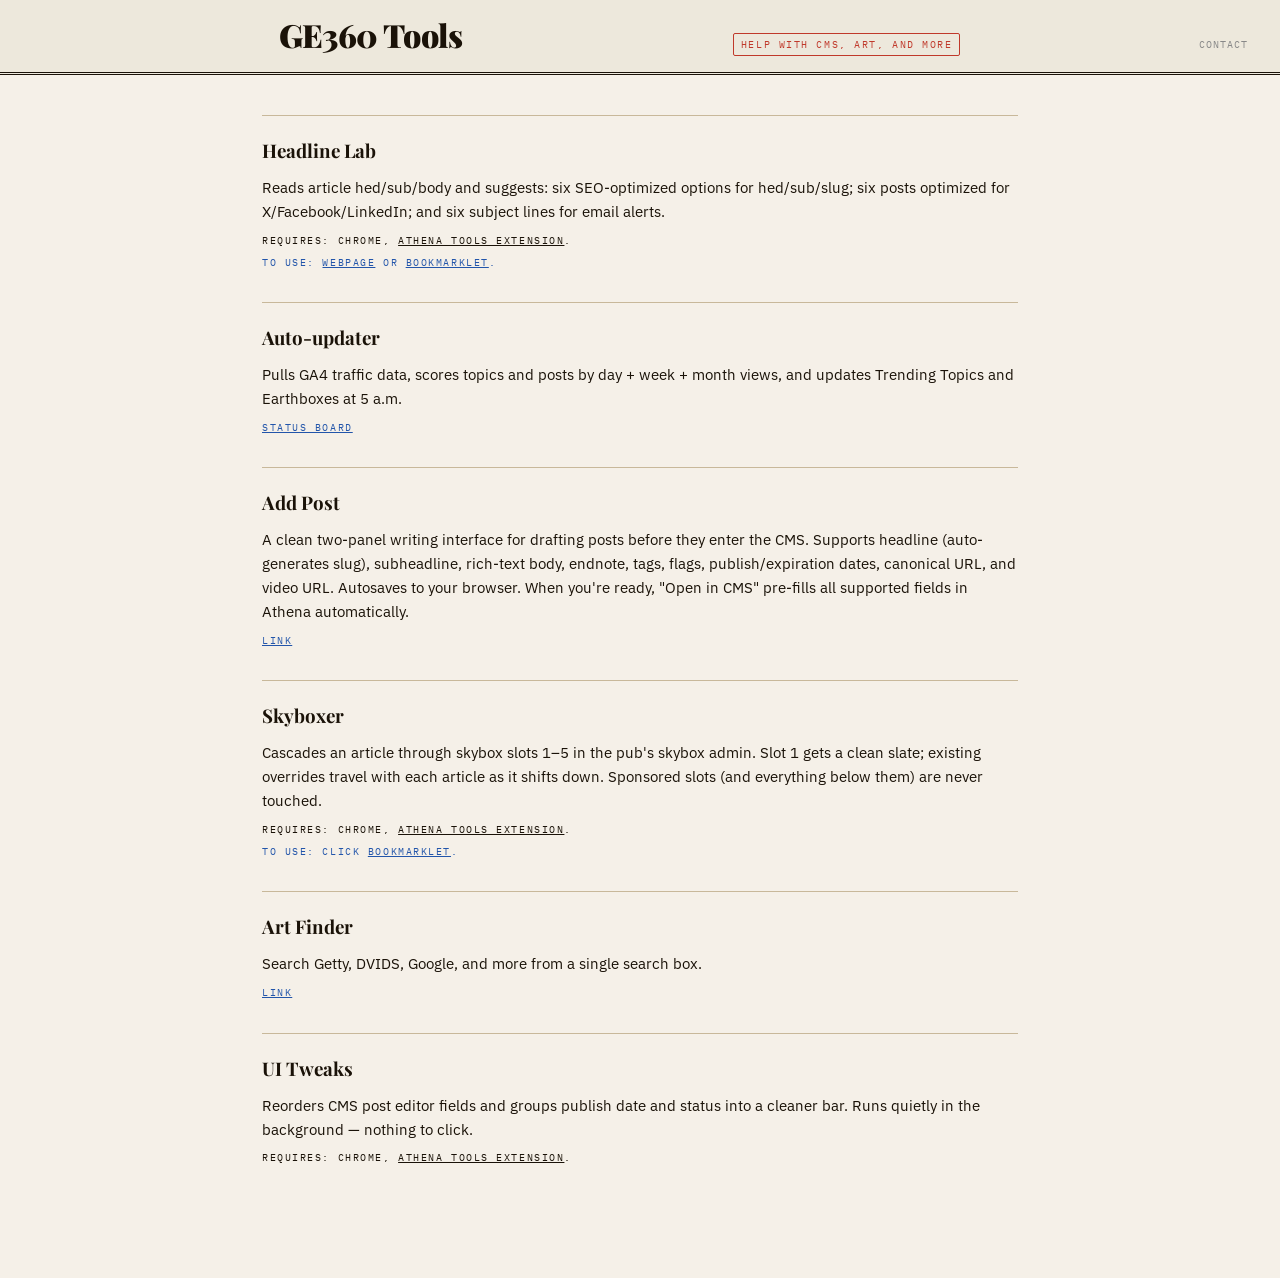
<file: server/index.html>
<!DOCTYPE html>
<html lang="en">
<head>
  <meta charset="utf-8">
  <meta name="viewport" content="width=device-width, initial-scale=1">
  <title>GE360 Tools</title>
  <link rel="stylesheet" href="updates/updates.css?v=1">
  <style>
    /* ── Header (matches D1/seo style) ────────────────────────── */
    header {
      border-bottom: 3px double var(--ink);
      padding: 1.2rem 2rem 1rem;
      display: flex;
      align-items: baseline;
      gap: 1.5rem;
      background: var(--cream);
    }
    header h1 {
      font-family: var(--serif);
      font-size: clamp(1.4rem, 4vw, 2rem);
      font-weight: 900;
      letter-spacing: -0.02em;
      line-height: 1;
    }
    header h1 a { color: inherit; text-decoration: none; }
    .kicker {
      font-family: var(--mono);
      font-size: 0.65rem;
      text-transform: uppercase;
      letter-spacing: 0.15em;
      color: var(--accent);
      border: 1px solid var(--accent);
      padding: 0.15rem 0.4rem;
      border-radius: 2px;
    }
    header nav { margin-left: auto; display: flex; gap: 1.5rem; align-items: center; }
    header nav a {
      font-family: var(--mono);
      font-size: 0.65rem;
      text-transform: uppercase;
      letter-spacing: 0.1em;
      color: #888;
      text-decoration: none;
    }
    header nav a:hover { color: var(--ink); }

    /* ── Component cards ───────────────────────────────────────── */
    .component {
      border-top: 1px solid var(--rule);
      padding-top: 20px;
      margin-bottom: 32px;
    }
    .component h2 {
      font-family: var(--serif);
      font-size: 1.25em;
      font-weight: 700;
      margin: 0 0 10px;
    }
    .component p { margin: 0 0 0.5em; }
    .component .requires,
    .component .access {
      font-family: var(--mono);
      font-size: 0.65rem;
      text-transform: uppercase;
      letter-spacing: 0.15em;
    }
    .component .access { color: #2255aa; }
    .component .access a { color: #2255aa; }
    .component .access a:hover,
    .component .requires a:hover { text-decoration: underline; }
    .component .requires a { color: inherit; }
  </style>
</head>
<body>

<header>
  <h1><a href="/D1/">GE360 Tools</a></h1>
  <span class="kicker">Help with CMS, art, and more</span>
  <nav>
    <a href="mailto:bpeniston@defenseone.com">Contact</a>
  </nav>
</header>

<div class="page">

  <div class="component">
    <h2>Headline Lab</h2>
    <p>Reads article hed/sub/body and suggests: six SEO-optimized options for hed/sub/slug; six posts optimized for X/Facebook/LinkedIn; and six subject lines for email alerts.</p>
    <p class="requires">Requires: Chrome, <a href="https://chromewebstore.google.com/detail/okllcogcjdniedlhjkjmppoknfpemajk?utm_source=item-share-cb">Athena Tools extension</a>.</p>
    <p class="access">To use: <a href="https://navybook.com/D1/seo/">webpage</a> or <a href="https://navybook.com/D1/seo/bookmarklet.html">bookmarklet</a>.</p>
  </div>

  <div class="component">
    <h2>Auto-updater</h2>
    <p>Pulls GA4 traffic data, scores topics and posts by day + week + month views, and updates Trending Topics and Earthboxes at 5 a.m.</p>
    <p class="access"><a href="https://navybook.com/D1/updates/">Status board</a></p>
  </div>

  <div class="component">
    <h2>Add Post</h2>
    <p>A clean two-panel writing interface for drafting posts before they enter the CMS. Supports headline (auto-generates slug), subheadline, rich-text body, endnote, tags, flags, publish/expiration dates, canonical URL, and video URL. Autosaves to your browser. When you're ready, "Open in CMS" pre-fills all supported fields in Athena automatically.</p>
    <p class="access"><a href="https://www.navybook.com/D1/seo/add-post.html">Link</a></p>
  </div>

  <div class="component">
    <h2>Skyboxer</h2>
    <p>Cascades an article through skybox slots 1–5 in the pub's skybox admin. Slot 1 gets a clean slate; existing overrides travel with each article as it shifts down. Sponsored slots (and everything below them) are never touched.</p>
    <p class="requires">Requires: Chrome, <a href="https://chromewebstore.google.com/detail/okllcogcjdniedlhjkjmppoknfpemajk?utm_source=item-share-cb">Athena Tools extension</a>.</p>
    <p class="access">To use: click <a href="https://navybook.com/D1/seo/skyboxer.html">bookmarklet</a>.</p>
  </div>

  <div class="component">
    <h2>Art Finder</h2>
    <p>Search Getty, DVIDS, Google, and more from a single search box.</p>
    <p class="access"><a href="https://navybook.com/D1/multisearch/">Link</a></p>
  </div>

  <div class="component">
    <h2>UI Tweaks</h2>
    <p>Reorders CMS post editor fields and groups publish date and status into a cleaner bar. Runs quietly in the background — nothing to click.</p>
    <p class="requires">Requires: Chrome, <a href="https://chromewebstore.google.com/detail/okllcogcjdniedlhjkjmppoknfpemajk?utm_source=item-share-cb">Athena Tools extension</a>.</p>
  </div>

</div><!-- /.page -->
</body>
</html>
</file>
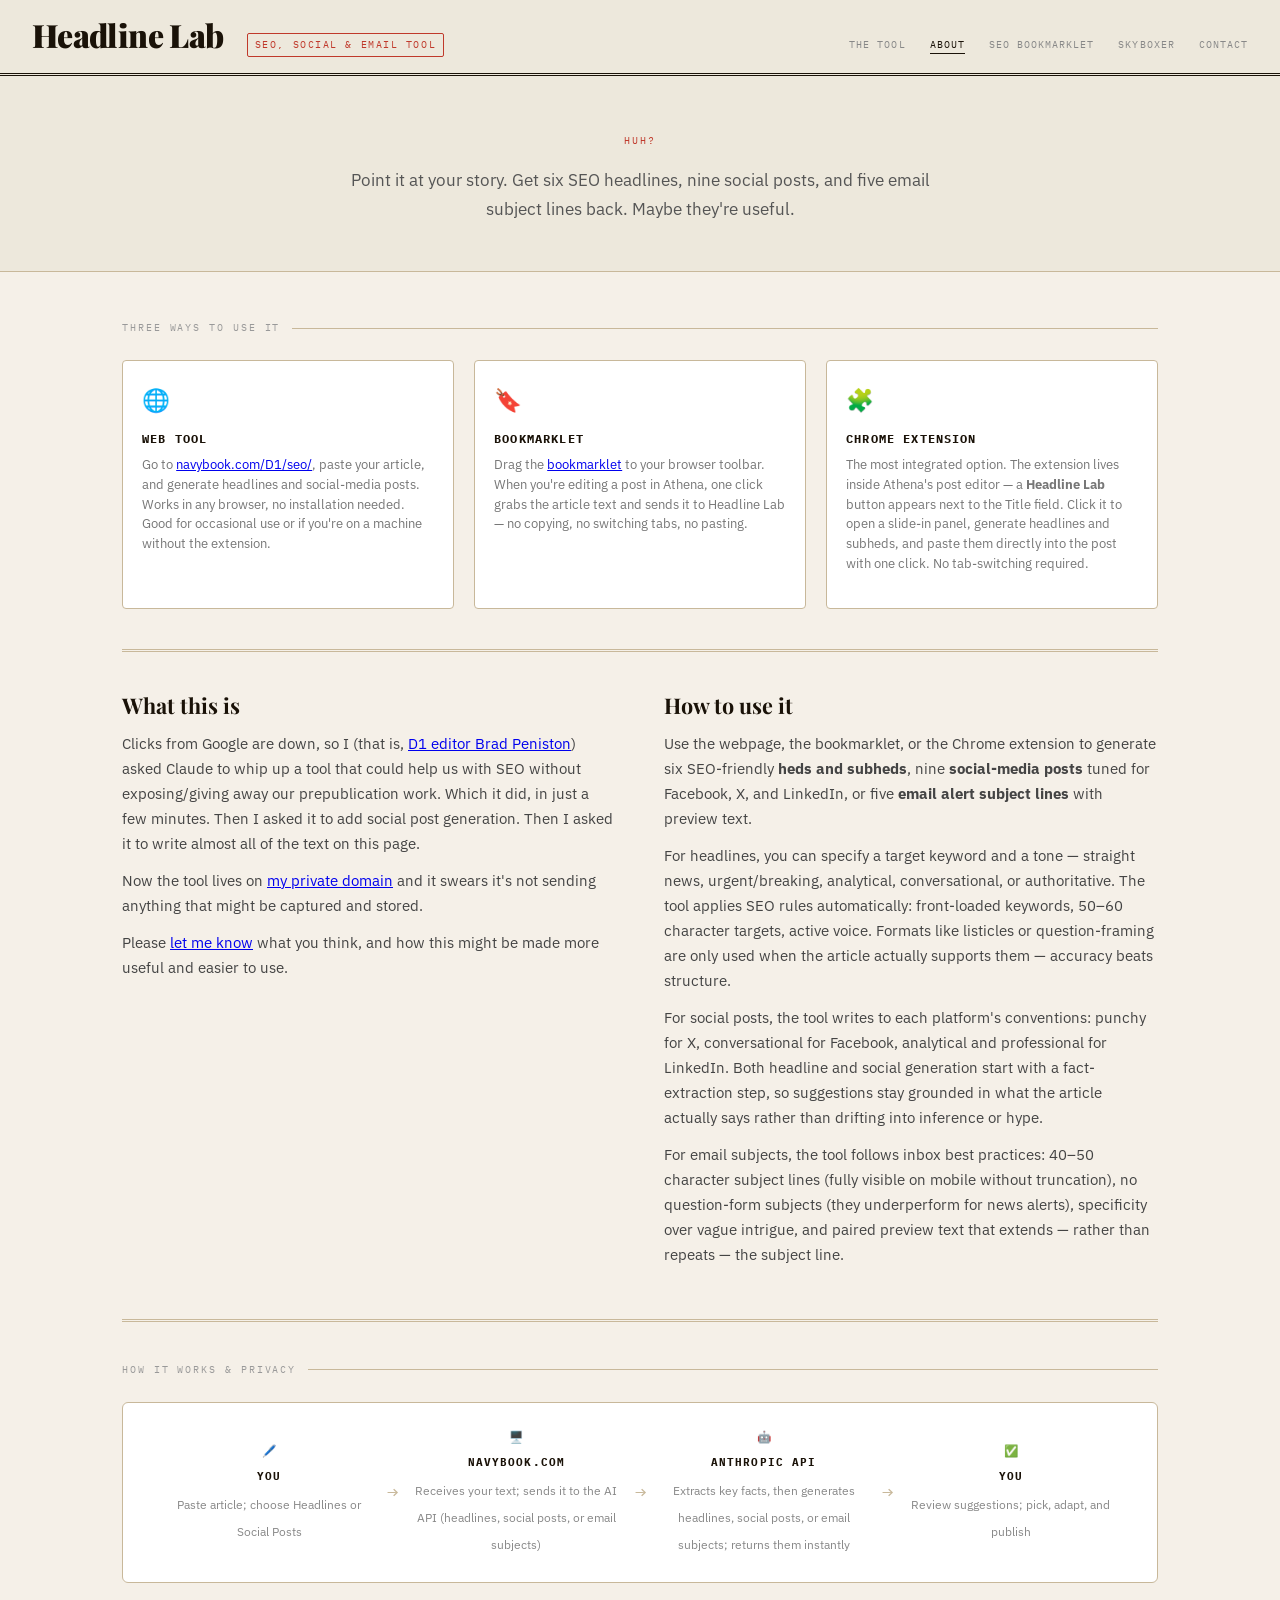
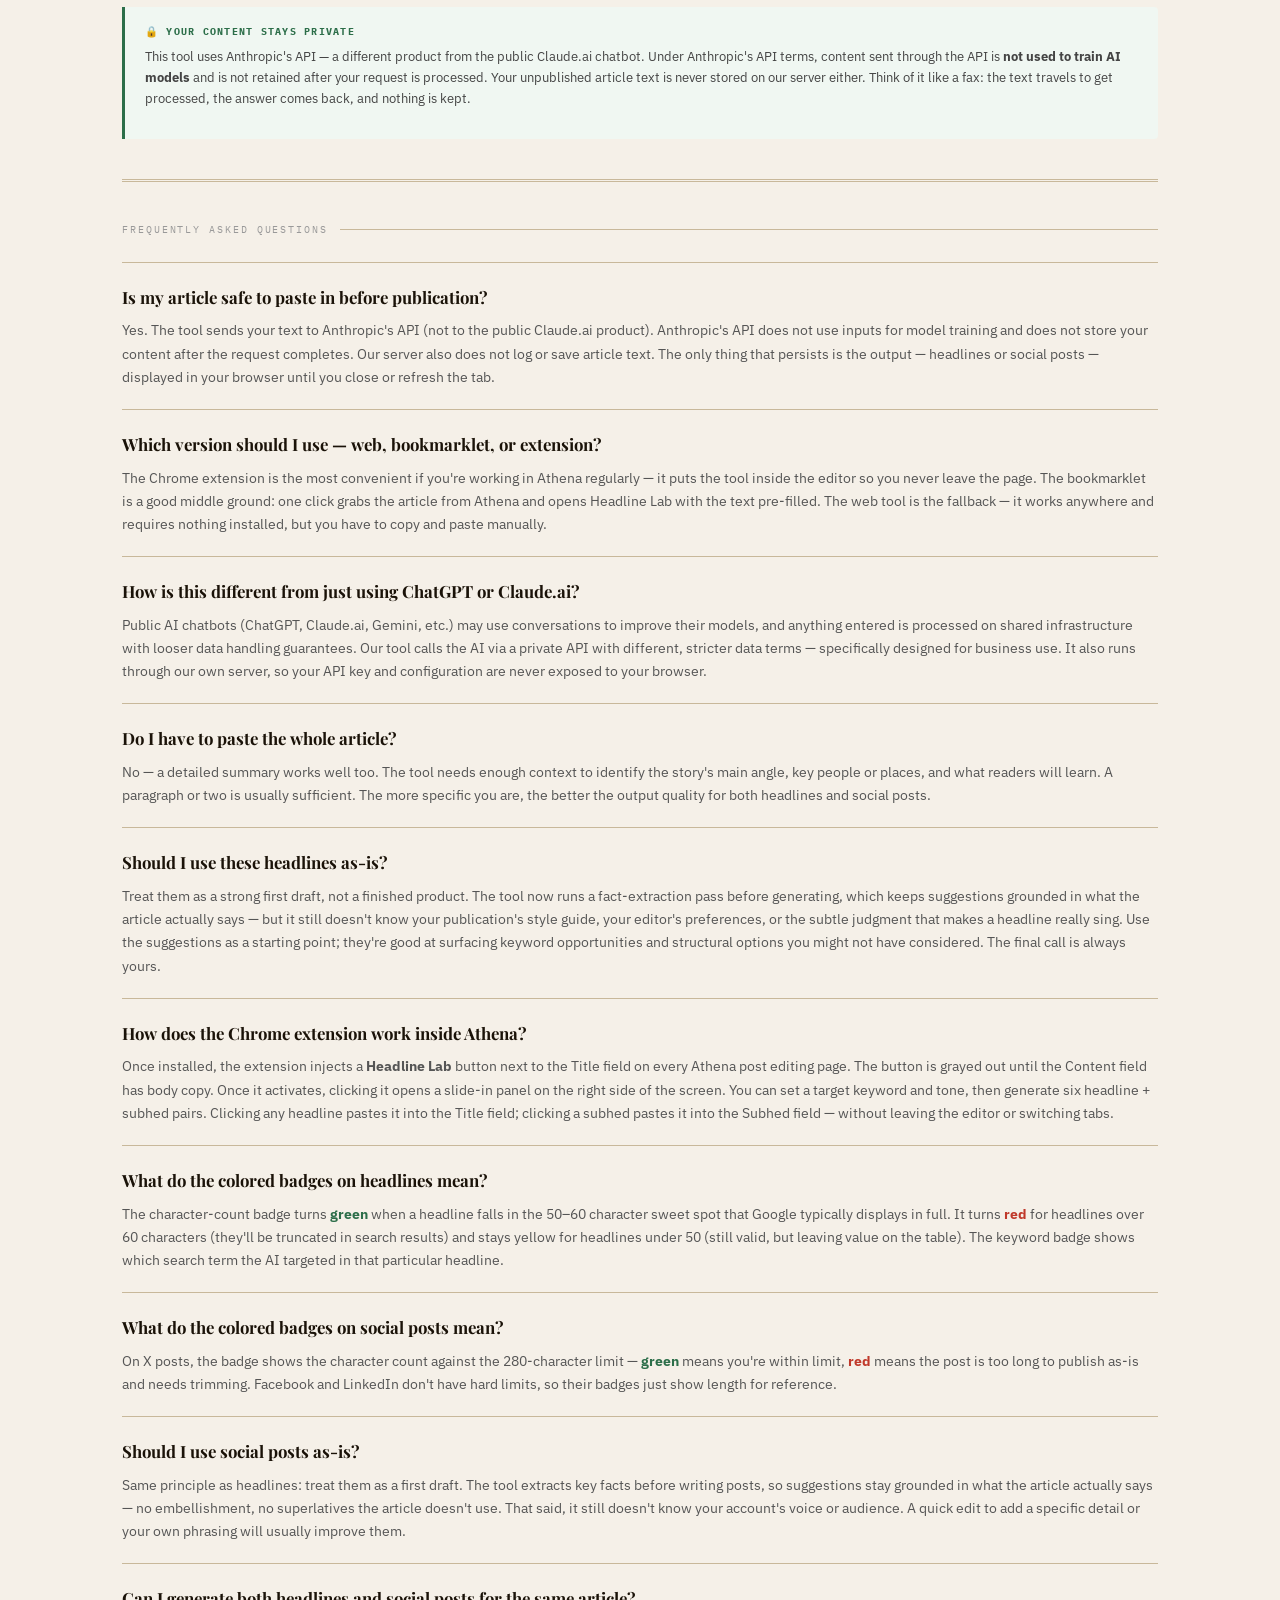
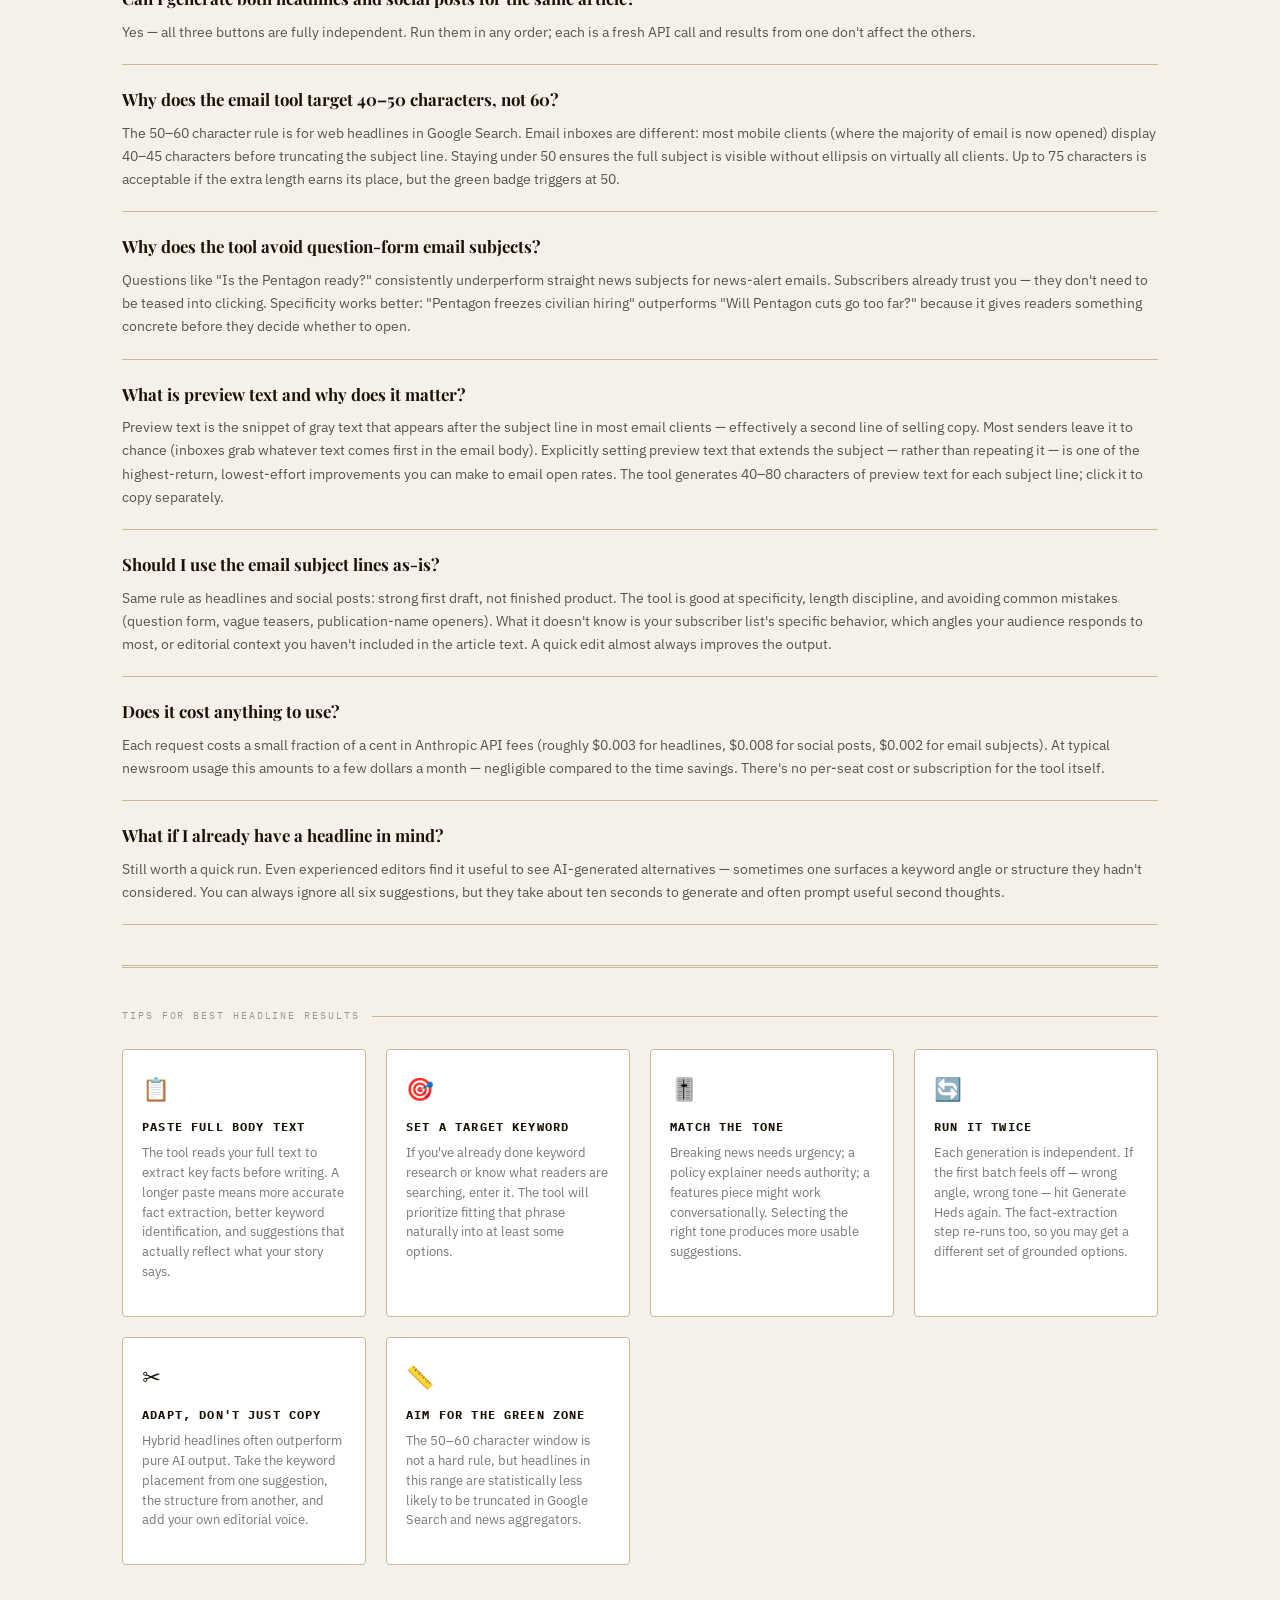
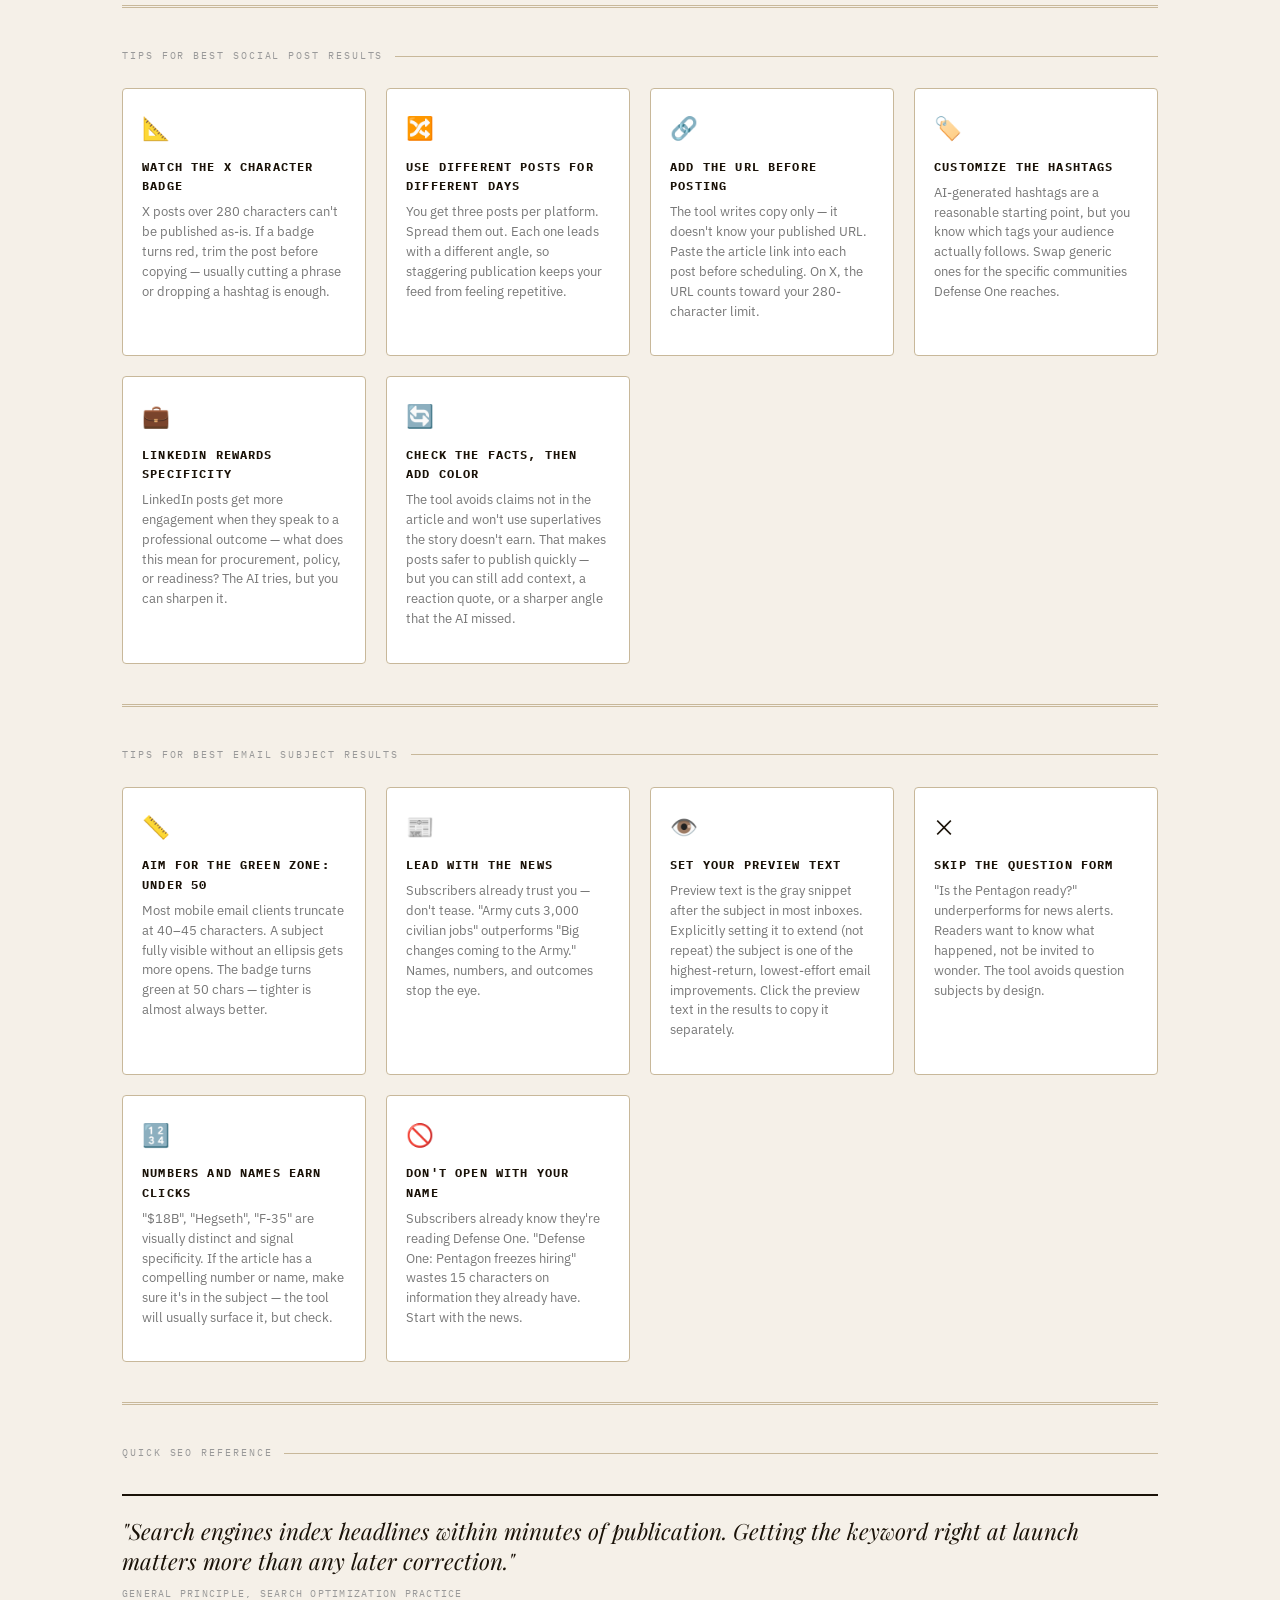
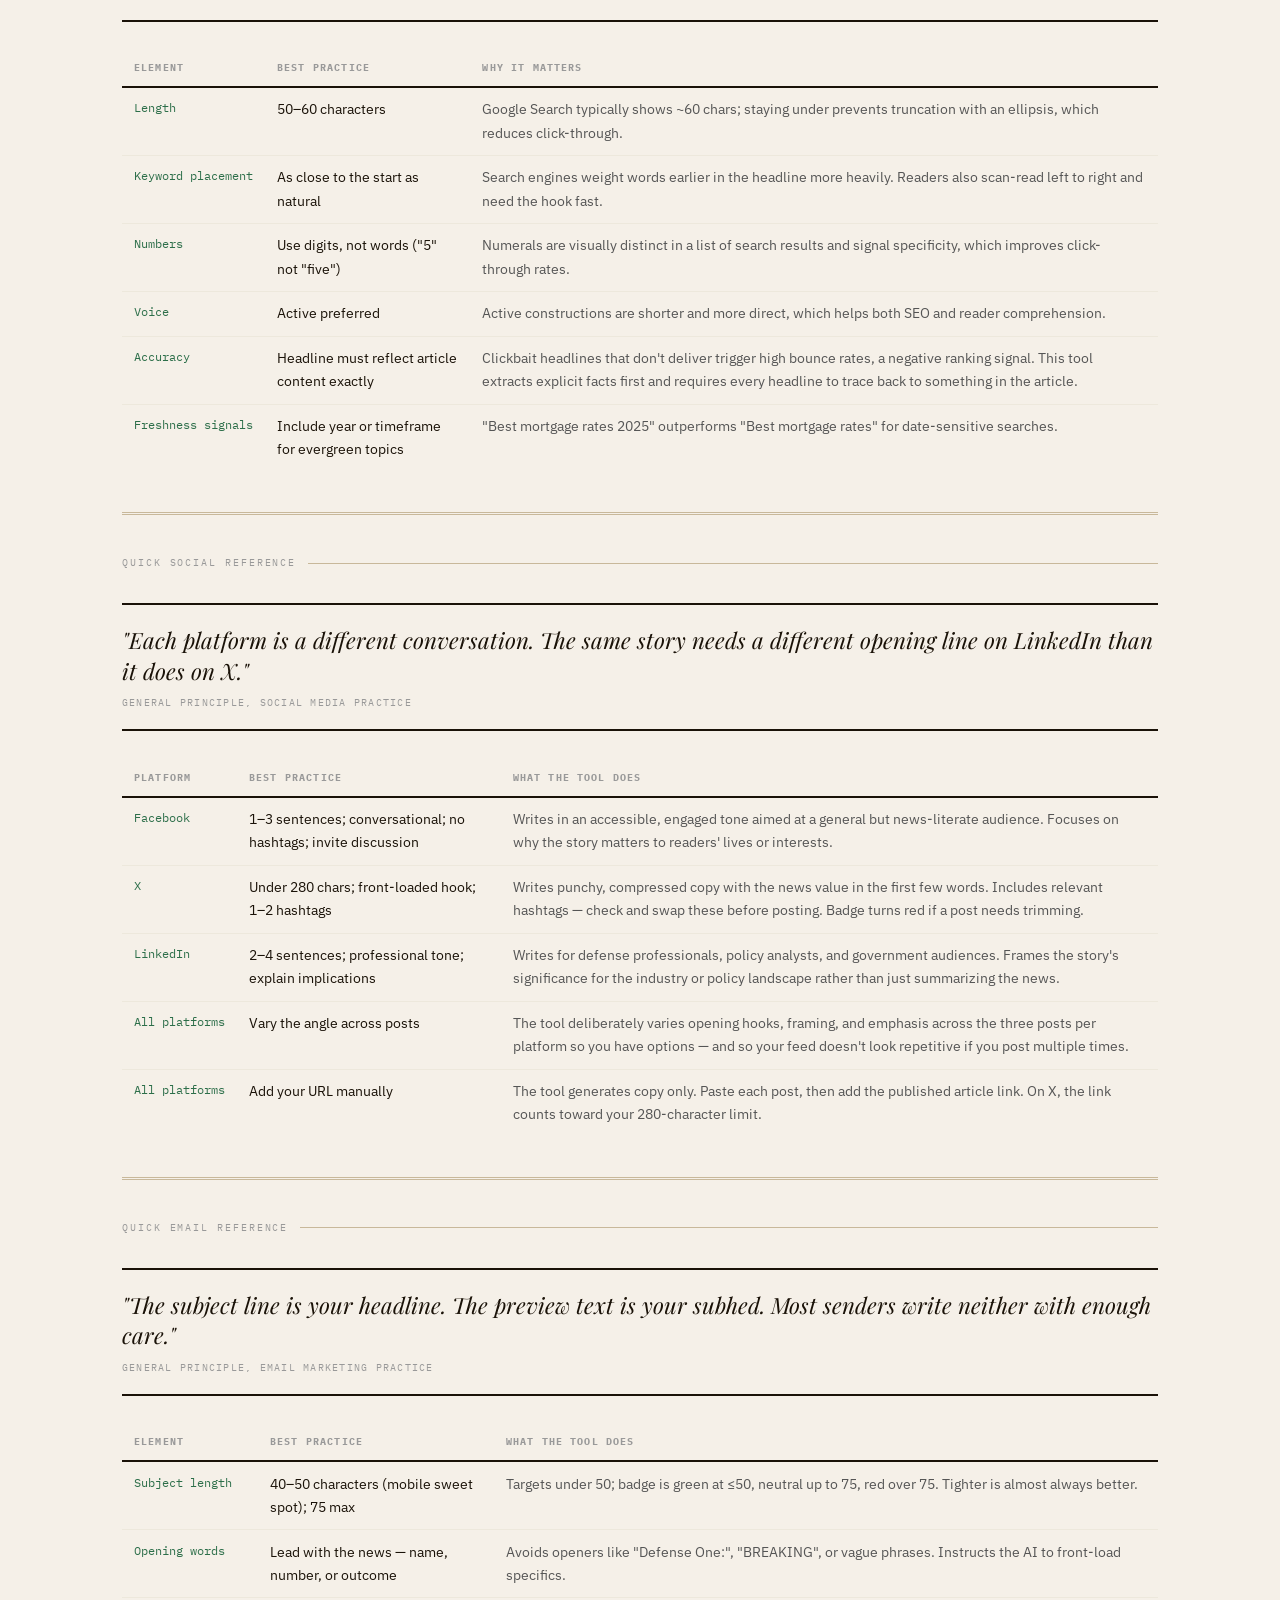
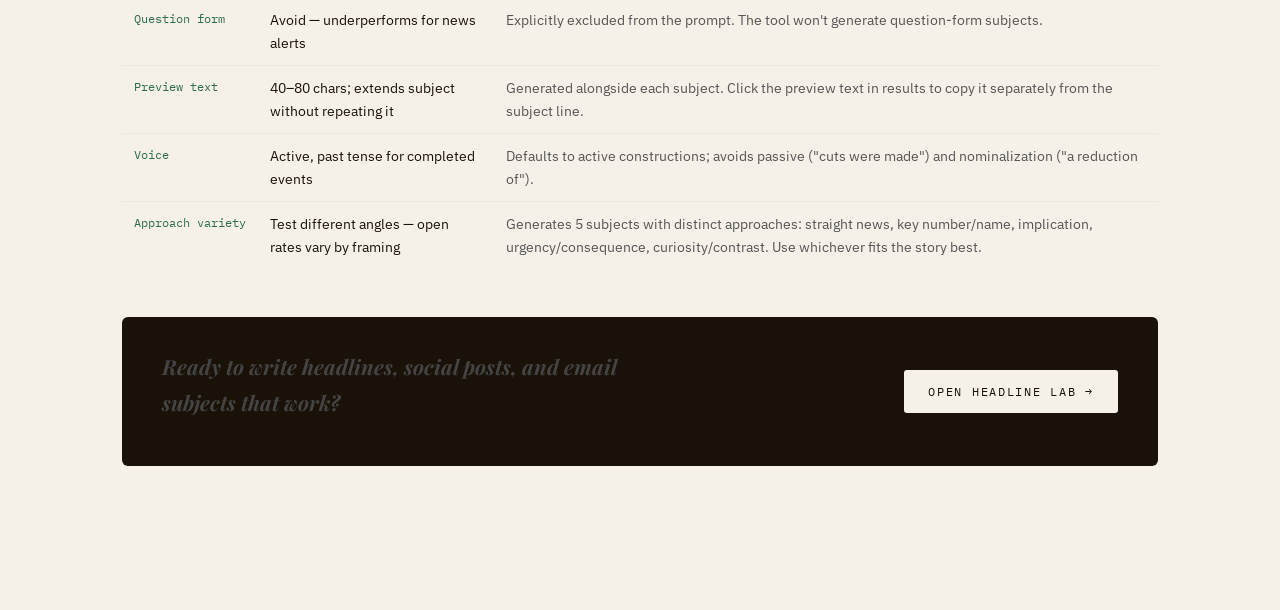
<file: about.html>
<!DOCTYPE html>
<html lang="en">
<head>
  <meta charset="UTF-8" />
  <meta name="viewport" content="width=device-width, initial-scale=1.0" />
  <title>About · Headline Lab · Newsroom SEO &amp; Social Tool</title>
  <link rel="preconnect" href="https://fonts.googleapis.com" />
  <link href="https://fonts.googleapis.com/css2?family=Playfair+Display:ital,wght@0,700;0,900;1,700&family=IBM+Plex+Mono:wght@400;500&family=IBM+Plex+Sans:wght@400;500;600&display=swap" rel="stylesheet" />
  <link rel="stylesheet" href="headline-lab.css">
  <link rel="icon" type="image/svg+xml" href="favicon.svg">
</head>
<body>

<!-- Masthead -->
<header>
  <h1><a href="index.php">Headline Lab</a></h1>
  <span class="kicker">SEO, Social &amp; Email Tool</span>
  <nav>
    <a href="index.php">The Tool</a>
    <a href="about.html" class="active">About</a>
    <a href="bookmarklet.html">SEO Bookmarklet</a>
    <a href="skyboxer.html">Skyboxer</a>
    <a href="mailto:bpeniston@defenseone.com?subject=Headline%20Lab">Contact</a>
  </nav>
</header>

<!-- Hero -->
<div class="hero">
  <div class="hero-eyebrow">Huh?</div>
  <p>Point it at your story. Get six SEO headlines, nine social posts, and five email subject lines back. Maybe&nbsp;they're&nbsp;useful.</p>
</div>

<!-- Page body -->
<div class="page">

  <!-- What it does -->

    <!-- Three ways to use it -->
  <div class="section-label">Three Ways to Use It</div>

  <div class="feature-grid">
    <div class="feature-card">
      <span class="fc-icon">🌐</span>
      <h4>Web tool</h4>
      <p>Go to <a href="https://navybook.com/D1/seo/index.php">navybook.com/D1/seo/</a>, paste your article, and generate headlines and social-media posts. Works in any browser, no installation needed. Good for occasional use or if you're on a machine without the extension.</p>
    </div>
    <div class="feature-card">
      <span class="fc-icon">🔖</span>
      <h4>Bookmarklet</h4>
      <p>Drag the <a href="bookmarklet.html">bookmarklet</a> to your browser toolbar. When you're editing a post in Athena, one click grabs the article text and sends it to Headline Lab — no copying, no switching tabs, no pasting.</p>
    </div>
    <div class="feature-card">
      <span class="fc-icon">🧩</span>
      <h4>Chrome extension</h4>
      <p>The most integrated option. The extension lives inside Athena's post editor — a <strong>Headline Lab</strong> button appears next to the Title field. Click it to open a slide-in panel, generate headlines and subheds, and paste them directly into the post with one click. No tab-switching required.</p>
    </div>
  </div>

  <hr class="rule" />   
<!--  <div class="section-label">The Basics</div> -->
    
  <div class="two-col-prose">
    <div class="prose">

      <h3>What this is</h3>
      <p>Clicks from Google are down, so I (that is, <a href="https://www.defenseone.com/voices/bradley-peniston/10609/">D1 editor Brad Peniston</a>) asked Claude to whip up a tool that could help us with SEO without exposing/giving away our prepublication work. Which it did, in just a few minutes. Then I asked it to add social post generation. Then I asked it to write almost all of the text on this page.</p>
      <p>Now the tool lives on <a href="http://navybook.com">my private domain</a> and it swears it's not sending anything that might be captured and stored.</p>
      <p>Please <a href="mailto:bpeniston@defenseone.com?subject=Headline%20Lab">let me know</a> what you think, and how this might be made more useful and easier to use.</p>
    </div>
    <div class="prose">
      <h3>How to use it</h3>
      <p>Use the webpage, the bookmarklet, or the Chrome extension to generate six SEO-friendly <strong>heds and subheds</strong>, nine <strong>social-media posts</strong> tuned for Facebook, X, and LinkedIn, or five <strong>email alert subject lines</strong> with preview text.</p>
      <p>For headlines, you can specify a target keyword and a tone — straight news, urgent/breaking, analytical, conversational, or authoritative. The tool applies SEO rules automatically: front-loaded keywords, 50–60 character targets, active voice. Formats like listicles or question-framing are only used when the article actually supports them — accuracy beats structure.</p>
      <p>For social posts, the tool writes to each platform's conventions: punchy for X, conversational for Facebook, analytical and professional for LinkedIn. Both headline and social generation start with a fact-extraction step, so suggestions stay grounded in what the article actually says rather than drifting into inference or hype.</p>
      <p>For email subjects, the tool follows inbox best practices: 40–50 character subject lines (fully visible on mobile without truncation), no question-form subjects (they underperform for news alerts), specificity over vague intrigue, and paired preview text that extends — rather than repeats — the subject line.</p>

    </div>
  </div>

  <hr class="rule" />

  <!-- How it works / Privacy -->
  <div class="section-label">How It Works &amp; Privacy</div>

  <div class="flow">
    <div class="flow-step">
      <span class="flow-icon">🖊️</span>
      <strong>You</strong>
      <span>Paste article; choose Headlines or Social Posts</span>
    </div>
    <div class="flow-arrow">→</div>
    <div class="flow-step">
      <span class="flow-icon">🖥️</span>
      <strong>Navybook.com</strong>
      <span>Receives your text; sends it to the AI API (headlines, social posts, or email subjects)</span>
    </div>
    <div class="flow-arrow">→</div>
    <div class="flow-step">
      <span class="flow-icon">🤖</span>
      <strong>Anthropic API</strong>
      <span>Extracts key facts, then generates headlines, social posts, or email subjects; returns them instantly</span>
    </div>
    <div class="flow-arrow">→</div>
    <div class="flow-step">
      <span class="flow-icon">✅</span>
      <strong>You</strong>
      <span>Review suggestions; pick, adapt, and publish</span>
    </div>
  </div>

  <div class="privacy-callout">
    <strong>🔒 Your content stays private</strong>
    <p>This tool uses Anthropic's API — a different product from the public Claude.ai chatbot. Under Anthropic's API terms, content sent through the API is <b>not used to train AI models</b> and is not retained after your request is processed. Your unpublished article text is never stored on our server either. Think of it like a fax: the text travels to get processed, the answer comes back, and nothing is kept.</p>
  </div>

  <hr class="rule" />

  <!-- FAQ -->
  <div class="section-label">Frequently Asked Questions</div>
  <ul class="qa-list">
    <li>
      <div class="qa-q">Is my article safe to paste in before publication?</div>
      <div class="qa-a">Yes. The tool sends your text to Anthropic's API (not to the public Claude.ai product). Anthropic's API does not use inputs for model training and does not store your content after the request completes. Our server also does not log or save article text. The only thing that persists is the output — headlines or social posts — displayed in your browser until you close or refresh the tab.</div>
    </li>
    <li>
      <div class="qa-q">Which version should I use — web, bookmarklet, or extension?</div>
      <div class="qa-a">The Chrome extension is the most convenient if you're working in Athena regularly — it puts the tool inside the editor so you never leave the page. The bookmarklet is a good middle ground: one click grabs the article from Athena and opens Headline Lab with the text pre-filled. The web tool is the fallback — it works anywhere and requires nothing installed, but you have to copy and paste manually.</div>
    </li>
    <li>
      <div class="qa-q">How is this different from just using ChatGPT or Claude.ai?</div>
      <div class="qa-a">Public AI chatbots (ChatGPT, Claude.ai, Gemini, etc.) may use conversations to improve their models, and anything entered is processed on shared infrastructure with looser data handling guarantees. Our tool calls the AI via a private API with different, stricter data terms — specifically designed for business use. It also runs through our own server, so your API key and configuration are never exposed to your browser.</div>
    </li>
    <li>
      <div class="qa-q">Do I have to paste the whole article?</div>
      <div class="qa-a">No — a detailed summary works well too. The tool needs enough context to identify the story's main angle, key people or places, and what readers will learn. A paragraph or two is usually sufficient. The more specific you are, the better the output quality for both headlines and social posts.</div>
    </li>
    <li>
      <div class="qa-q">Should I use these headlines as-is?</div>
      <div class="qa-a">Treat them as a strong first draft, not a finished product. The tool now runs a fact-extraction pass before generating, which keeps suggestions grounded in what the article actually says — but it still doesn't know your publication's style guide, your editor's preferences, or the subtle judgment that makes a headline really sing. Use the suggestions as a starting point; they're good at surfacing keyword opportunities and structural options you might not have considered. The final call is always yours.</div>
    </li>
    <li>
      <div class="qa-q">How does the Chrome extension work inside Athena?</div>
      <div class="qa-a">Once installed, the extension injects a <strong>Headline Lab</strong> button next to the Title field on every Athena post editing page. The button is grayed out until the Content field has body copy. Once it activates, clicking it opens a slide-in panel on the right side of the screen. You can set a target keyword and tone, then generate six headline + subhed pairs. Clicking any headline pastes it into the Title field; clicking a subhed pastes it into the Subhed field — without leaving the editor or switching tabs.</div>
    </li>
    <li>
      <div class="qa-q">What do the colored badges on headlines mean?</div>
      <div class="qa-a">The character-count badge turns <strong style="color:var(--green)">green</strong> when a headline falls in the 50–60 character sweet spot that Google typically displays in full. It turns <strong style="color:var(--accent)">red</strong> for headlines over 60 characters (they'll be truncated in search results) and stays yellow for headlines under 50 (still valid, but leaving value on the table). The keyword badge shows which search term the AI targeted in that particular headline.</div>
    </li>
    <li>
      <div class="qa-q">What do the colored badges on social posts mean?</div>
      <div class="qa-a">On X posts, the badge shows the character count against the 280-character limit — <strong style="color:var(--green)">green</strong> means you're within limit, <strong style="color:var(--accent)">red</strong> means the post is too long to publish as-is and needs trimming. Facebook and LinkedIn don't have hard limits, so their badges just show length for reference.</div>
    </li>
    <li>
      <div class="qa-q">Should I use social posts as-is?</div>
      <div class="qa-a">Same principle as headlines: treat them as a first draft. The tool extracts key facts before writing posts, so suggestions stay grounded in what the article actually says — no embellishment, no superlatives the article doesn't use. That said, it still doesn't know your account's voice or audience. A quick edit to add a specific detail or your own phrasing will usually improve them.</div>
    </li>
    <li>
      <div class="qa-q">Can I generate both headlines and social posts for the same article?</div>
      <div class="qa-a">Yes — all three buttons are fully independent. Run them in any order; each is a fresh API call and results from one don't affect the others.</div>
    </li>
    <li>
      <div class="qa-q">Why does the email tool target 40–50 characters, not 60?</div>
      <div class="qa-a">The 50–60 character rule is for web headlines in Google Search. Email inboxes are different: most mobile clients (where the majority of email is now opened) display 40–45 characters before truncating the subject line. Staying under 50 ensures the full subject is visible without ellipsis on virtually all clients. Up to 75 characters is acceptable if the extra length earns its place, but the green badge triggers at 50.</div>
    </li>
    <li>
      <div class="qa-q">Why does the tool avoid question-form email subjects?</div>
      <div class="qa-a">Questions like "Is the Pentagon ready?" consistently underperform straight news subjects for news-alert emails. Subscribers already trust you — they don't need to be teased into clicking. Specificity works better: "Pentagon freezes civilian hiring" outperforms "Will Pentagon cuts go too far?" because it gives readers something concrete before they decide whether to open.</div>
    </li>
    <li>
      <div class="qa-q">What is preview text and why does it matter?</div>
      <div class="qa-a">Preview text is the snippet of gray text that appears after the subject line in most email clients — effectively a second line of selling copy. Most senders leave it to chance (inboxes grab whatever text comes first in the email body). Explicitly setting preview text that extends the subject — rather than repeating it — is one of the highest-return, lowest-effort improvements you can make to email open rates. The tool generates 40–80 characters of preview text for each subject line; click it to copy separately.</div>
    </li>
    <li>
      <div class="qa-q">Should I use the email subject lines as-is?</div>
      <div class="qa-a">Same rule as headlines and social posts: strong first draft, not finished product. The tool is good at specificity, length discipline, and avoiding common mistakes (question form, vague teasers, publication-name openers). What it doesn't know is your subscriber list's specific behavior, which angles your audience responds to most, or editorial context you haven't included in the article text. A quick edit almost always improves the output.</div>
    </li>
    <li>
      <div class="qa-q">Does it cost anything to use?</div>
      <div class="qa-a">Each request costs a small fraction of a cent in Anthropic API fees (roughly $0.003 for headlines, $0.008 for social posts, $0.002 for email subjects). At typical newsroom usage this amounts to a few dollars a month — negligible compared to the time savings. There's no per-seat cost or subscription for the tool itself.</div>
    </li>
    <li>
      <div class="qa-q">What if I already have a headline in mind?</div>
      <div class="qa-a">Still worth a quick run. Even experienced editors find it useful to see AI-generated alternatives — sometimes one surfaces a keyword angle or structure they hadn't considered. You can always ignore all six suggestions, but they take about ten seconds to generate and often prompt useful second thoughts.</div>
    </li>
  </ul>

  <hr class="rule" />

  <div class="section-label">Tips for Best Headline Results</div>

  <div class="feature-grid">
    <div class="feature-card">
      <span class="fc-icon">📋</span>
      <h4>Paste full body text</h4>
      <p>The tool reads your full text to extract key facts before writing. A longer paste means more accurate fact extraction, better keyword identification, and suggestions that actually reflect what your story says.</p>
    </div>
    <div class="feature-card">
      <span class="fc-icon">🎯</span>
      <h4>Set a target keyword</h4>
      <p>If you've already done keyword research or know what readers are searching, enter it. The tool will prioritize fitting that phrase naturally into at least some options.</p>
    </div>
    <div class="feature-card">
      <span class="fc-icon">🎚️</span>
      <h4>Match the tone</h4>
      <p>Breaking news needs urgency; a policy explainer needs authority; a features piece might work conversationally. Selecting the right tone produces more usable suggestions.</p>
    </div>
    <div class="feature-card">
      <span class="fc-icon">🔄</span>
      <h4>Run it twice</h4>
      <p>Each generation is independent. If the first batch feels off — wrong angle, wrong tone — hit Generate Heds again. The fact-extraction step re-runs too, so you may get a different set of grounded options.</p>
    </div>
    <div class="feature-card">
      <span class="fc-icon">✂️</span>
      <h4>Adapt, don't just copy</h4>
      <p>Hybrid headlines often outperform pure AI output. Take the keyword placement from one suggestion, the structure from another, and add your own editorial voice.</p>
    </div>
    <div class="feature-card">
      <span class="fc-icon">📏</span>
      <h4>Aim for the green zone</h4>
      <p>The 50–60 character window is not a hard rule, but headlines in this range are statistically less likely to be truncated in Google Search and news aggregators.</p>
    </div>
  </div>

  <hr class="rule" />

  <div class="section-label">Tips for Best Social Post Results</div>

  <div class="feature-grid">
    <div class="feature-card">
      <span class="fc-icon">📐</span>
      <h4>Watch the X character badge</h4>
      <p>X posts over 280 characters can't be published as-is. If a badge turns red, trim the post before copying — usually cutting a phrase or dropping a hashtag is enough.</p>
    </div>
    <div class="feature-card">
      <span class="fc-icon">🔀</span>
      <h4>Use different posts for different days</h4>
      <p>You get three posts per platform. Spread them out. Each one leads with a different angle, so staggering publication keeps your feed from feeling repetitive.</p>
    </div>
    <div class="feature-card">
      <span class="fc-icon">🔗</span>
      <h4>Add the URL before posting</h4>
      <p>The tool writes copy only — it doesn't know your published URL. Paste the article link into each post before scheduling. On X, the URL counts toward your 280-character limit.</p>
    </div>
    <div class="feature-card">
      <span class="fc-icon">🏷️</span>
      <h4>Customize the hashtags</h4>
      <p>AI-generated hashtags are a reasonable starting point, but you know which tags your audience actually follows. Swap generic ones for the specific communities Defense One reaches.</p>
    </div>
    <div class="feature-card">
      <span class="fc-icon">💼</span>
      <h4>LinkedIn rewards specificity</h4>
      <p>LinkedIn posts get more engagement when they speak to a professional outcome — what does this mean for procurement, policy, or readiness? The AI tries, but you can sharpen it.</p>
    </div>
    <div class="feature-card">
      <span class="fc-icon">🔄</span>
      <h4>Check the facts, then add color</h4>
      <p>The tool avoids claims not in the article and won't use superlatives the story doesn't earn. That makes posts safer to publish quickly — but you can still add context, a reaction quote, or a sharper angle that the AI missed.</p>
    </div>
  </div>

  <hr class="rule" />

  <div class="section-label">Tips for Best Email Subject Results</div>

  <div class="feature-grid">
    <div class="feature-card">
      <span class="fc-icon">📏</span>
      <h4>Aim for the green zone: under 50</h4>
      <p>Most mobile email clients truncate at 40–45 characters. A subject fully visible without an ellipsis gets more opens. The badge turns green at 50 chars — tighter is almost always better.</p>
    </div>
    <div class="feature-card">
      <span class="fc-icon">📰</span>
      <h4>Lead with the news</h4>
      <p>Subscribers already trust you — don't tease. "Army cuts 3,000 civilian jobs" outperforms "Big changes coming to the Army." Names, numbers, and outcomes stop the eye.</p>
    </div>
    <div class="feature-card">
      <span class="fc-icon">👁️</span>
      <h4>Set your preview text</h4>
      <p>Preview text is the gray snippet after the subject in most inboxes. Explicitly setting it to extend (not repeat) the subject is one of the highest-return, lowest-effort email improvements. Click the preview text in the results to copy it separately.</p>
    </div>
    <div class="feature-card">
      <span class="fc-icon">❌</span>
      <h4>Skip the question form</h4>
      <p>"Is the Pentagon ready?" underperforms for news alerts. Readers want to know what happened, not be invited to wonder. The tool avoids question subjects by design.</p>
    </div>
    <div class="feature-card">
      <span class="fc-icon">🔢</span>
      <h4>Numbers and names earn clicks</h4>
      <p>"$18B", "Hegseth", "F-35" are visually distinct and signal specificity. If the article has a compelling number or name, make sure it's in the subject — the tool will usually surface it, but check.</p>
    </div>
    <div class="feature-card">
      <span class="fc-icon">🚫</span>
      <h4>Don't open with your name</h4>
      <p>Subscribers already know they're reading Defense One. "Defense One: Pentagon freezes hiring" wastes 15 characters on information they already have. Start with the news.</p>
    </div>
  </div>

  <hr class="rule" />

  <!-- SEO basics reference -->
  <div class="section-label">Quick SEO Reference</div>

  <blockquote>
    "Search engines index headlines within minutes of publication. Getting the keyword right at launch matters more than any later correction."
    <cite>General principle, search optimization practice</cite>
  </blockquote>

  <table class="tips-table">
    <thead>
      <tr>
        <th>Element</th>
        <th>Best Practice</th>
        <th>Why It Matters</th>
      </tr>
    </thead>
    <tbody>
      <tr>
        <td>Length</td>
        <td>50–60 characters</td>
        <td>Google Search typically shows ~60 chars; staying under prevents truncation with an ellipsis, which reduces click-through.</td>
      </tr>
      <tr>
        <td>Keyword placement</td>
        <td>As close to the start as natural</td>
        <td>Search engines weight words earlier in the headline more heavily. Readers also scan-read left to right and need the hook fast.</td>
      </tr>
      <tr>
        <td>Numbers</td>
        <td>Use digits, not words ("5" not "five")</td>
        <td>Numerals are visually distinct in a list of search results and signal specificity, which improves click-through rates.</td>
      </tr>
      <tr>
        <td>Voice</td>
        <td>Active preferred</td>
        <td>Active constructions are shorter and more direct, which helps both SEO and reader comprehension.</td>
      </tr>
      <tr>
        <td>Accuracy</td>
        <td>Headline must reflect article content exactly</td>
        <td>Clickbait headlines that don't deliver trigger high bounce rates, a negative ranking signal. This tool extracts explicit facts first and requires every headline to trace back to something in the article.</td>
      </tr>
      <tr>
        <td>Freshness signals</td>
        <td>Include year or timeframe for evergreen topics</td>
        <td>"Best mortgage rates 2025" outperforms "Best mortgage rates" for date-sensitive searches.</td>
      </tr>
    </tbody>
  </table>

  <hr class="rule" />

  <!-- Social reference -->
  <div class="section-label">Quick Social Reference</div>

  <blockquote>
    "Each platform is a different conversation. The same story needs a different opening line on LinkedIn than it does on X."
    <cite>General principle, social media practice</cite>
  </blockquote>

  <table class="tips-table">
    <thead>
      <tr>
        <th>Platform</th>
        <th>Best Practice</th>
        <th>What the Tool Does</th>
      </tr>
    </thead>
    <tbody>
      <tr>
        <td>Facebook</td>
        <td>1–3 sentences; conversational; no hashtags; invite discussion</td>
        <td>Writes in an accessible, engaged tone aimed at a general but news-literate audience. Focuses on why the story matters to readers' lives or interests.</td>
      </tr>
      <tr>
        <td>X</td>
        <td>Under 280 chars; front-loaded hook; 1–2 hashtags</td>
        <td>Writes punchy, compressed copy with the news value in the first few words. Includes relevant hashtags — check and swap these before posting. Badge turns red if a post needs trimming.</td>
      </tr>
      <tr>
        <td>LinkedIn</td>
        <td>2–4 sentences; professional tone; explain implications</td>
        <td>Writes for defense professionals, policy analysts, and government audiences. Frames the story's significance for the industry or policy landscape rather than just summarizing the news.</td>
      </tr>
      <tr>
        <td>All platforms</td>
        <td>Vary the angle across posts</td>
        <td>The tool deliberately varies opening hooks, framing, and emphasis across the three posts per platform so you have options — and so your feed doesn't look repetitive if you post multiple times.</td>
      </tr>
      <tr>
        <td>All platforms</td>
        <td>Add your URL manually</td>
        <td>The tool generates copy only. Paste each post, then add the published article link. On X, the link counts toward your 280-character limit.</td>
      </tr>
    </tbody>
  </table>

  <hr class="rule" />

  <!-- Email reference -->
  <div class="section-label">Quick Email Reference</div>

  <blockquote>
    "The subject line is your headline. The preview text is your subhed. Most senders write neither with enough care."
    <cite>General principle, email marketing practice</cite>
  </blockquote>

  <table class="tips-table">
    <thead>
      <tr>
        <th>Element</th>
        <th>Best Practice</th>
        <th>What the Tool Does</th>
      </tr>
    </thead>
    <tbody>
      <tr>
        <td>Subject length</td>
        <td>40–50 characters (mobile sweet spot); 75 max</td>
        <td>Targets under 50; badge is green at ≤50, neutral up to 75, red over 75. Tighter is almost always better.</td>
      </tr>
      <tr>
        <td>Opening words</td>
        <td>Lead with the news — name, number, or outcome</td>
        <td>Avoids openers like "Defense One:", "BREAKING", or vague phrases. Instructs the AI to front-load specifics.</td>
      </tr>
      <tr>
        <td>Question form</td>
        <td>Avoid — underperforms for news alerts</td>
        <td>Explicitly excluded from the prompt. The tool won't generate question-form subjects.</td>
      </tr>
      <tr>
        <td>Preview text</td>
        <td>40–80 chars; extends subject without repeating it</td>
        <td>Generated alongside each subject. Click the preview text in results to copy it separately from the subject line.</td>
      </tr>
      <tr>
        <td>Voice</td>
        <td>Active, past tense for completed events</td>
        <td>Defaults to active constructions; avoids passive ("cuts were made") and nominalization ("a reduction of").</td>
      </tr>
      <tr>
        <td>Approach variety</td>
        <td>Test different angles — open rates vary by framing</td>
        <td>Generates 5 subjects with distinct approaches: straight news, key number/name, implication, urgency/consequence, curiosity/contrast. Use whichever fits the story best.</td>
      </tr>
    </tbody>
  </table>

  <!-- CTA -->
  <div class="cta-bar">
    <p>Ready to write headlines, social posts, and email subjects that work?</p>
    <a href="index.php" class="cta-link">Open Headline Lab →</a>
  </div>

</div><!-- /page -->

</body>
</html>
</file>
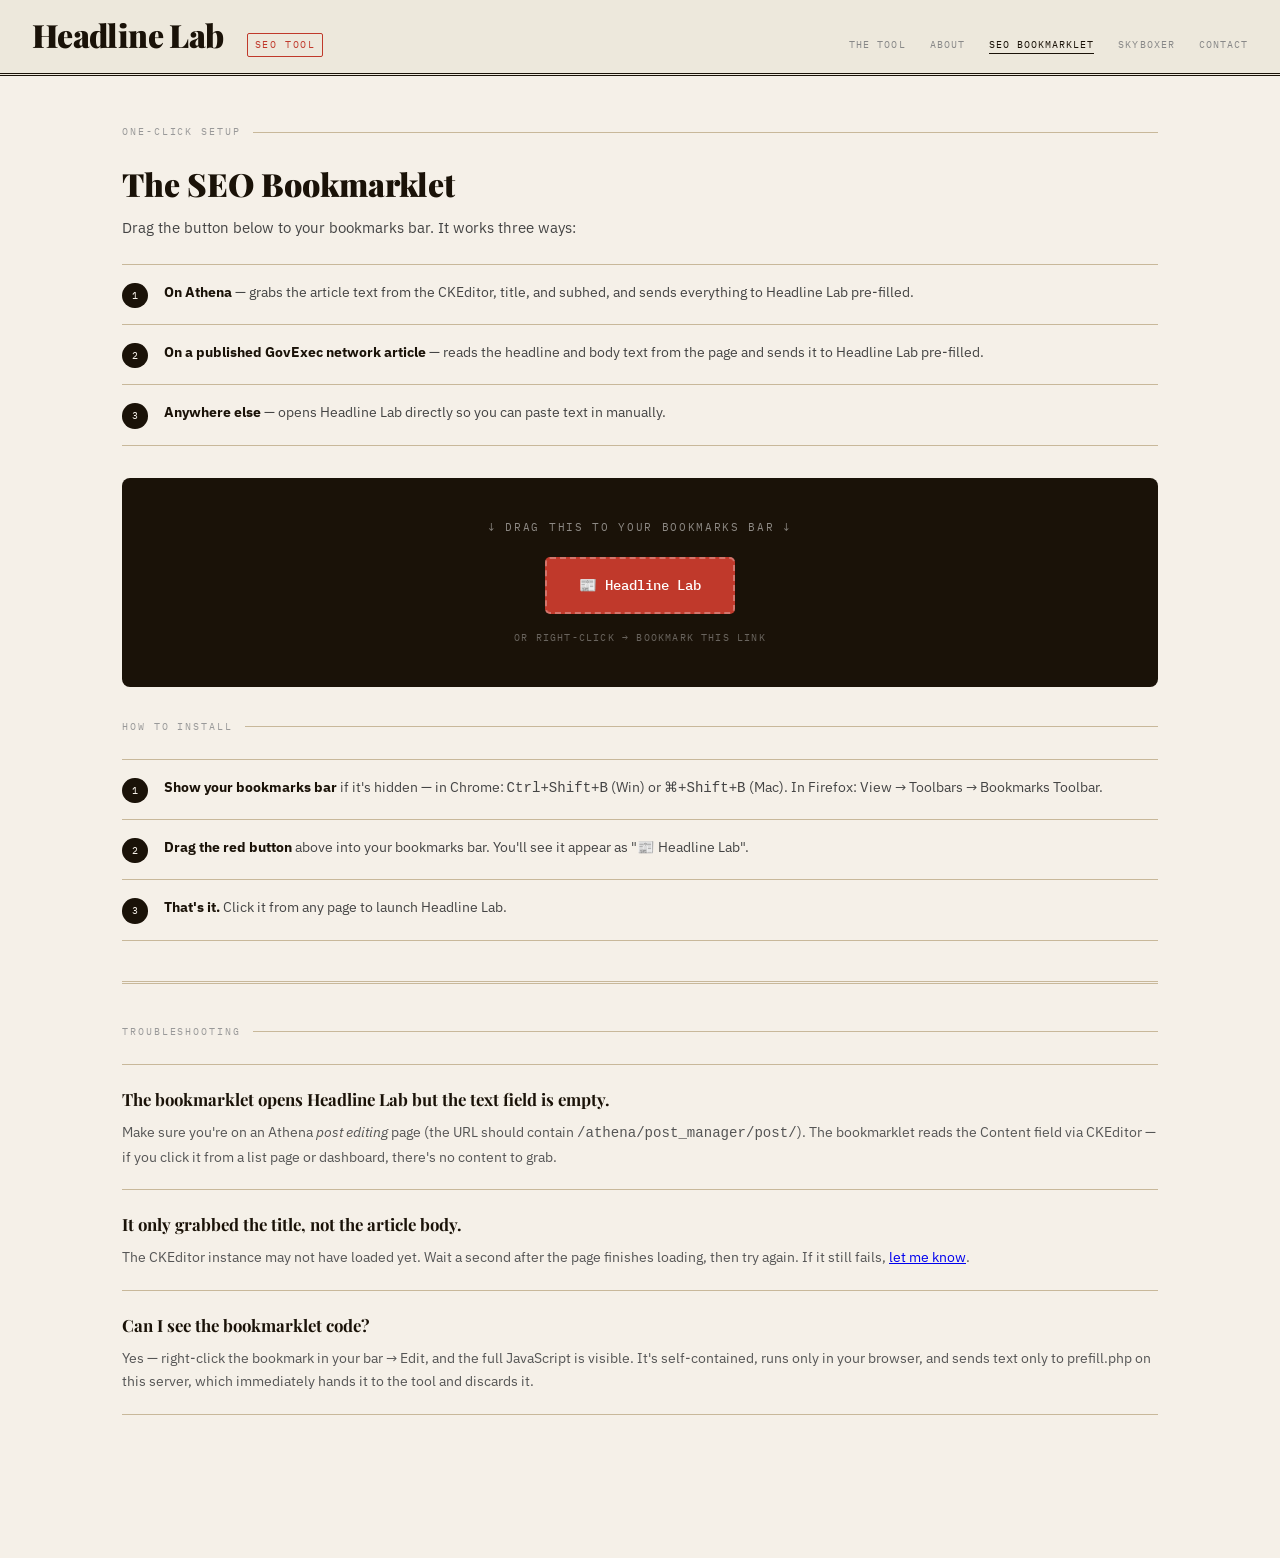
<file: bookmarklet.html>
<!DOCTYPE html>
<html lang="en">
<head>
  <meta charset="UTF-8" />
  <meta name="viewport" content="width=device-width, initial-scale=1.0" />
  <title>SEO Bookmarklet · Headline Lab</title>
  <link rel="preconnect" href="https://fonts.googleapis.com" />
  <link href="https://fonts.googleapis.com/css2?family=Playfair+Display:wght@700;900&family=IBM+Plex+Mono:wght@400;500&family=IBM+Plex+Sans:wght@400;500&display=swap" rel="stylesheet" />
  <link rel="stylesheet" href="headline-lab.css">
  <link rel="icon" type="image/svg+xml" href="favicon.svg">
</head>
<body>

<header>
  <h1><a href="index.php">Headline Lab</a></h1>
  <span class="kicker">SEO Tool</span>
  <nav>
    <a href="index.php">The Tool</a>
    <a href="about.html">About</a>
    <a href="bookmarklet.html" class="active">SEO Bookmarklet</a>
    <a href="skyboxer.html">Skyboxer</a>
    <a href="mailto:bpeniston@defenseone.com?subject=Headline%20Lab">Contact</a>
  </nav>
</header>

<div class="page">

  <div class="section-label">One-Click Setup</div>
  <h2>The SEO Bookmarklet</h2>
  <p>Drag the button below to your bookmarks bar. It works three ways:</p>
  <ul class="steps">
    <li><div><strong>On Athena</strong> — grabs the article text from the CKEditor, title, and subhed, and sends everything to Headline Lab pre-filled.</div></li>
    <li><div><strong>On a published GovExec network article</strong> — reads the headline and body text from the page and sends it to Headline Lab pre-filled.</div></li>
    <li><div><strong>Anywhere else</strong> — opens Headline Lab directly so you can paste text in manually.</div></li>
  </ul>

  <!-- THE DRAG TARGET -->
  <div class="drag-zone">
    <p>↓ Drag this to your bookmarks bar ↓</p>
    <a class="bookmarklet-btn" id="bookmarklet" href="#PLACEHOLDER">📰 Headline Lab</a>
    <p class="sub">or right-click → Bookmark this link</p>
  </div>

  <div class="section-label">How To Install</div>
  <ol class="steps">
    <li><div><strong>Show your bookmarks bar</strong> if it's hidden — in Chrome: <kbd>Ctrl+Shift+B</kbd> (Win) or <kbd>⌘+Shift+B</kbd> (Mac). In Firefox: View → Toolbars → Bookmarks Toolbar.</div></li>
    <li><div><strong>Drag the red button</strong> above into your bookmarks bar. You'll see it appear as "📰 Headline Lab".</div></li>
    <li><div><strong>That's it.</strong> Click it from any page to launch Headline Lab.</div></li>
  </ol>

  <hr class="rule" />

  <div class="section-label">Troubleshooting</div>
  <ul class="qa-list">
    <li>
      <div class="qa-q">The bookmarklet opens Headline Lab but the text field is empty.</div>
      <div class="qa-a">Make sure you're on an Athena <em>post editing</em> page (the URL should contain <code>/athena/post_manager/post/</code>). The bookmarklet reads the Content field via CKEditor — if you click it from a list page or dashboard, there's no content to grab.</div>
    </li>
    <li>
      <div class="qa-q">It only grabbed the title, not the article body.</div>
      <div class="qa-a">The CKEditor instance may not have loaded yet. Wait a second after the page finishes loading, then try again. If it still fails, <a href="mailto:bpeniston@defenseone.com?subject=Headline%20Lab%20bookmarklet">let me know</a>.</div>
    </li>
    <li>
      <div class="qa-q">Can I see the bookmarklet code?</div>
      <div class="qa-a">Yes — right-click the bookmark in your bar → Edit, and the full JavaScript is visible. It's self-contained, runs only in your browser, and sends text only to prefill.php on this server, which immediately hands it to the tool and discards it.</div>
    </li>
  </ul>

</div>

<script>
(function() {
  var relayURL = window.location.origin + window.location.pathname.replace('bookmarklet.html','') + 'prefill.php';

  var code = 'javascript:(function(){' +
    'var allowed=["admin.govexec.com","govexec.com","defenseone.com","nextgov.com","washingtontechnology.com","route-fifty.com"];' +
    'var host=window.location.hostname;' +
    'var isAllowed=allowed.some(function(d){return host===d||host.endsWith("."+d);});' +
    'var isAthena=host==="admin.govexec.com"||host.endsWith(".admin.govexec.com");' +
    'if(!isAllowed){window.open("http://www.navybook.com/D1/seo","_blank");return;}' +
    'var relayURL="' + relayURL + '";' +
    'var combined="";' +
    'if(isAthena){' +
      'var text="";' +
      'try{if(window.CKEDITOR){var inst=CKEDITOR.instances["id_content"];if(inst){var html=inst.getData();var tmp=document.createElement("div");tmp.innerHTML=html;text=(tmp.innerText||tmp.textContent||"").trim()}}}catch(e){}' +
      'if(!text){var ta=document.getElementById("id_content");if(ta&&ta.value){var tmp2=document.createElement("div");tmp2.innerHTML=ta.value;text=(tmp2.innerText||tmp2.textContent||"").trim()}}' +
      'var title="";var subhed="";' +
      'try{var te=document.getElementById("id_title");if(te)title=te.value.trim();var se=document.getElementById("id_subheader");if(se)subhed=se.value.trim()}catch(e){}' +
      'combined=[title,subhed,text].filter(Boolean).join("\\n\\n");' +
    '}else{' +
'var h1=document.querySelector("h1")?document.querySelector("h1").textContent.trim():"";' +
'var meta=document.querySelector("meta[name=\\"description\\"]")?document.querySelector("meta[name=\\"description\\"]").getAttribute("content").trim():"";' +
'var articleClone=document.querySelector("article")?document.querySelector("article").cloneNode(true):null;' +
'if(articleClone){' +
  'var strip=[".js-article-advert-injected",".advert-tag",".l-content-rail-item",".content-caption-and-attribution",".content-image-attribution","header.content-header",".l-content-right-rail-companion","figure","figcaption"];' +
  'strip.forEach(function(sel){[].slice.call(articleClone.querySelectorAll(sel)).forEach(function(el){el.remove();});});' +
  'var paras=[].slice.call(articleClone.querySelectorAll("p")).map(function(p){return p.textContent.trim();}).filter(Boolean).join("\\n\\n");' +
'}else{var paras="";}' +
'combined=[h1,meta,paras].filter(Boolean).join("\\n\\n");' +
    '}' +
    'if(!combined||combined.length<50){alert("Headline Lab: Could not read article text from this page.");return;}' +
  'var f=document.createElement("form");f.method="POST";f.action=relayURL;f.target="_blank";' +
'var i=document.createElement("input");i.type="hidden";i.name="text";i.value=combined;' +
'var u=document.createElement("input");u.type="hidden";u.name="url";u.value=window.location.href;' +
'f.appendChild(i);f.appendChild(u);document.body.appendChild(f);f.submit();document.body.removeChild(f);' +
  '})();';
  

  

  document.getElementById('bookmarklet').href = code;
})();
</script>
</body>
</html>
</file>
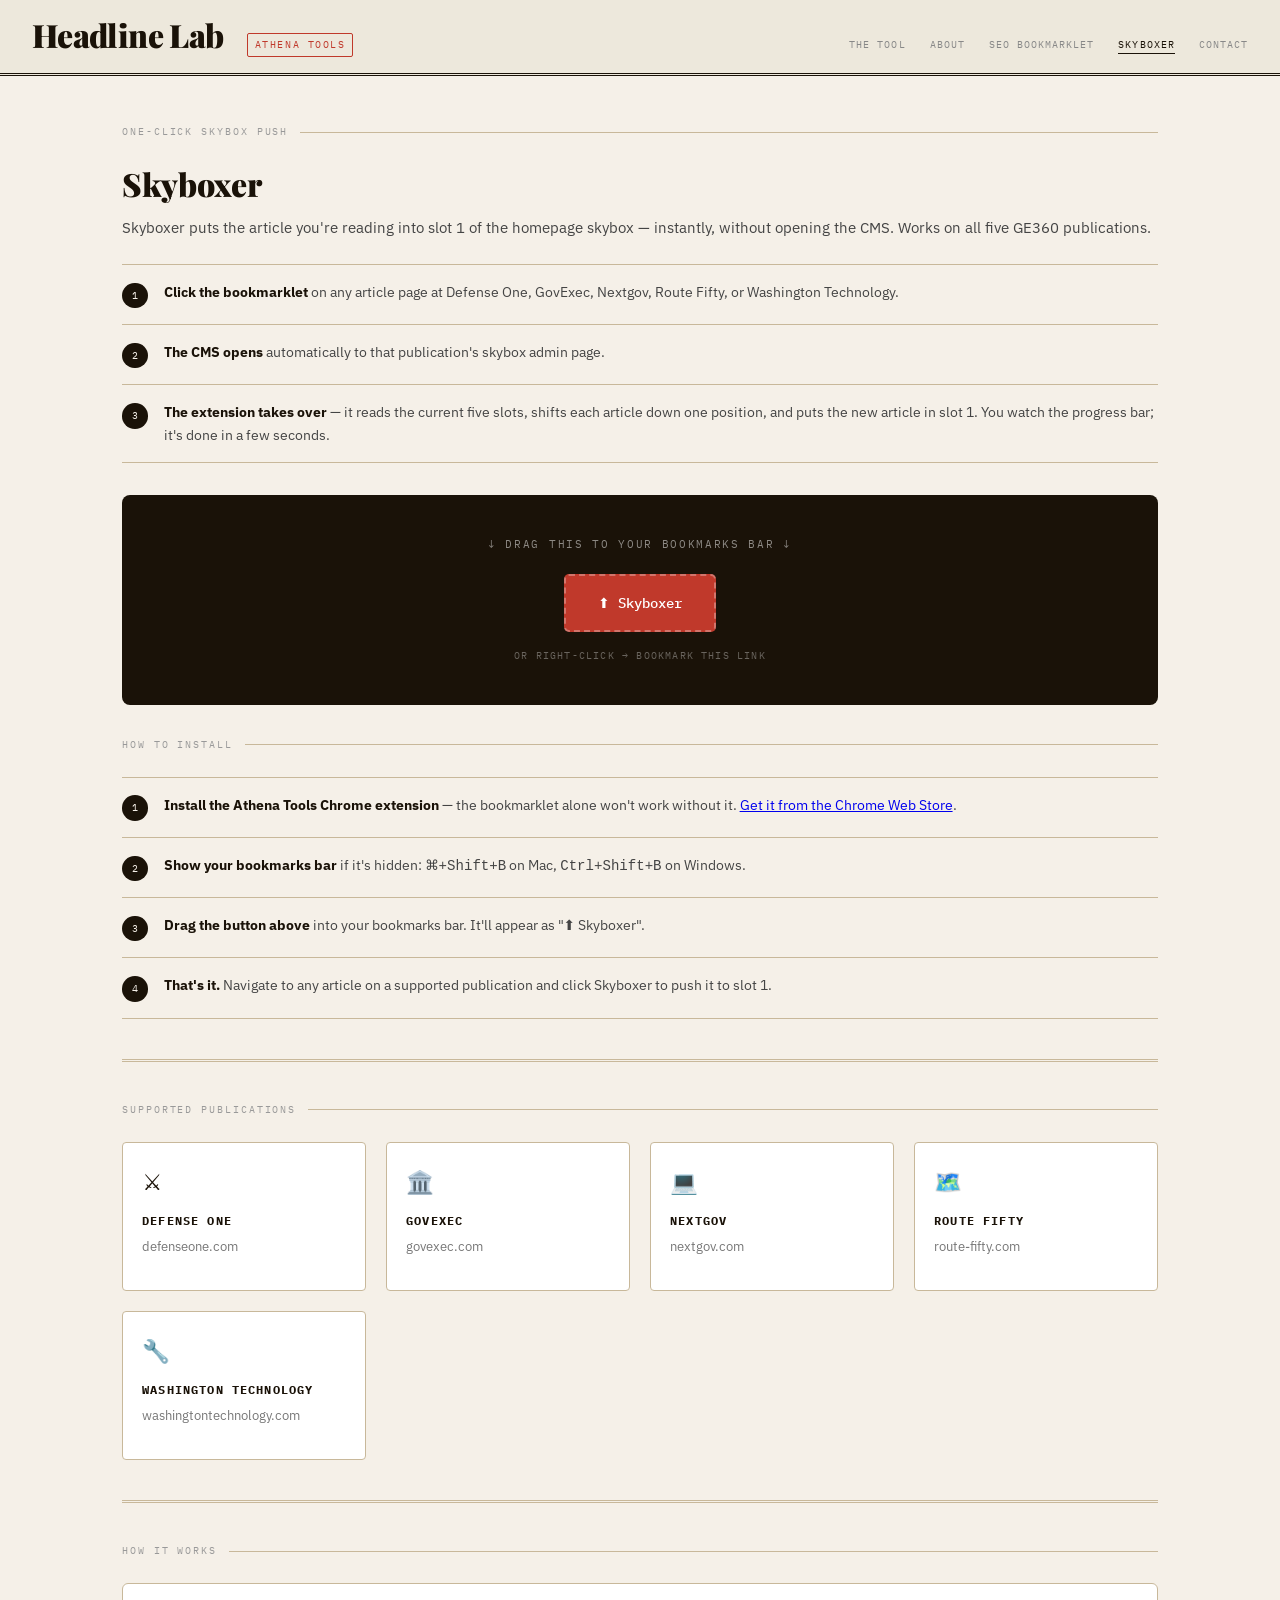
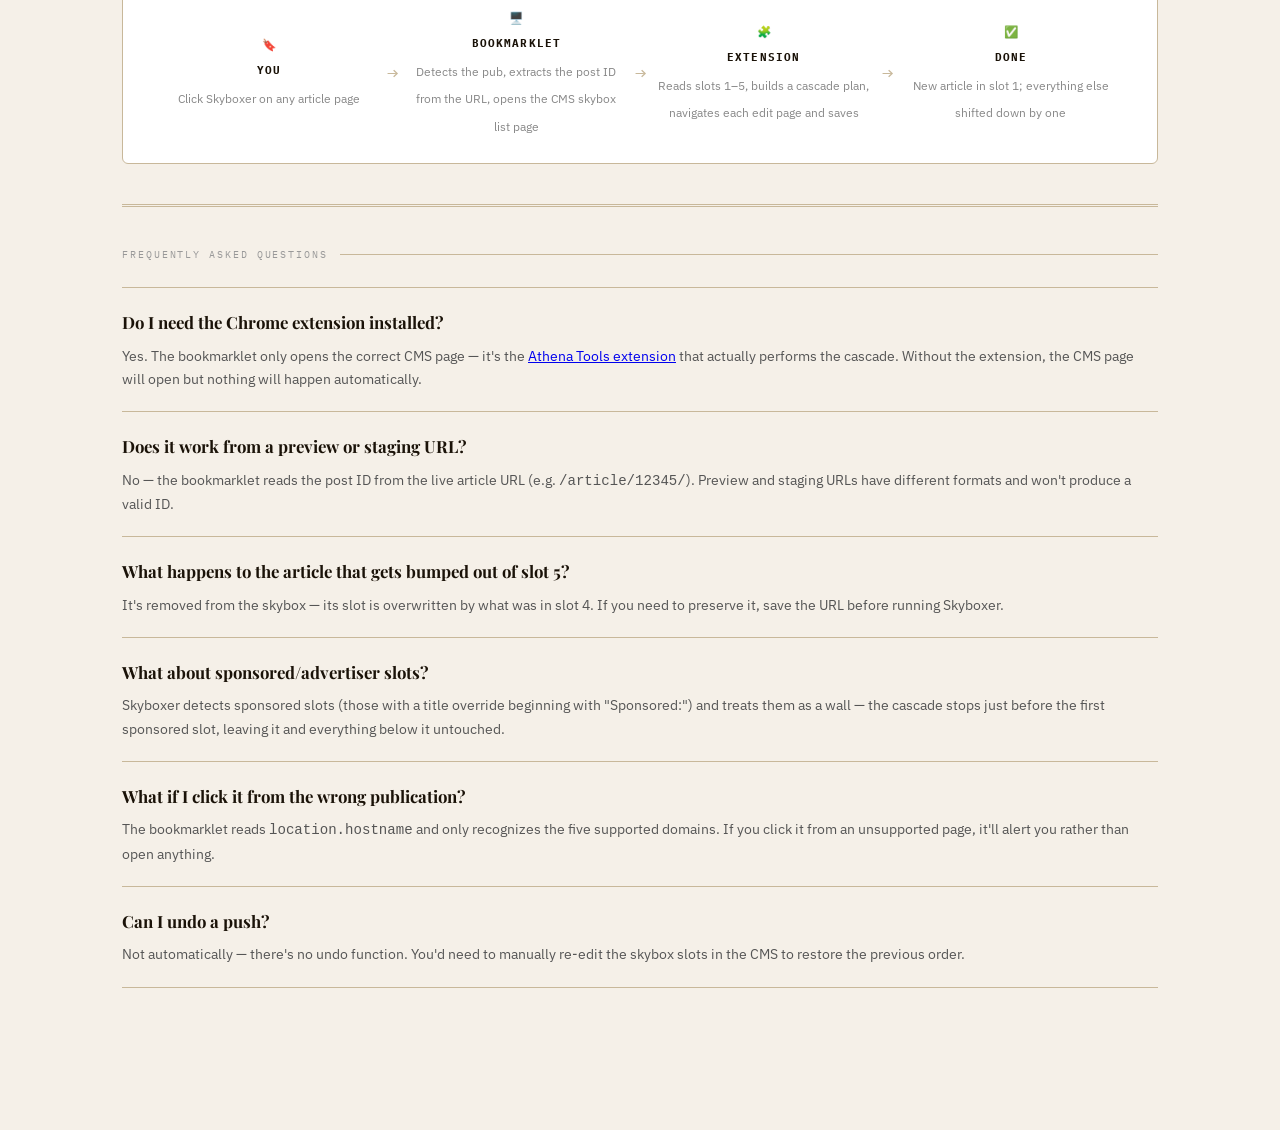
<file: skyboxer.html>
<!DOCTYPE html>
<html lang="en">
<head>
  <meta charset="UTF-8" />
  <meta name="viewport" content="width=device-width, initial-scale=1.0" />
  <title>Skyboxer · Headline Lab</title>
  <link rel="preconnect" href="https://fonts.googleapis.com" />
  <link href="https://fonts.googleapis.com/css2?family=Playfair+Display:wght@700;900&family=IBM+Plex+Mono:wght@400;500&family=IBM+Plex+Sans:wght@400;500&display=swap" rel="stylesheet" />
  <link rel="stylesheet" href="headline-lab.css">
  <link rel="icon" type="image/svg+xml" href="favicon.svg">
</head>
<body>

<header>
  <h1><a href="index.php">Headline Lab</a></h1>
  <span class="kicker">Athena Tools</span>
  <nav>
    <a href="index.php">The Tool</a>
    <a href="about.html">About</a>
    <a href="bookmarklet.html">SEO Bookmarklet</a>
    <a href="skyboxer.html" class="active">Skyboxer</a>
    <a href="mailto:bpeniston@defenseone.com?subject=Headline%20Lab">Contact</a>
  </nav>
</header>

<div class="page">

  <div class="section-label">One-Click Skybox Push</div>
  <h2>Skyboxer</h2>
  <p>Skyboxer puts the article you're reading into slot 1 of the homepage skybox — instantly, without opening the CMS. Works on all five GE360 publications.</p>

  <ul class="steps">
    <li><div><strong>Click the bookmarklet</strong> on any article page at Defense One, GovExec, Nextgov, Route Fifty, or Washington Technology.</div></li>
    <li><div><strong>The CMS opens</strong> automatically to that publication's skybox admin page.</div></li>
    <li><div><strong>The extension takes over</strong> — it reads the current five slots, shifts each article down one position, and puts the new article in slot 1. You watch the progress bar; it's done in a few seconds.</div></li>
  </ul>

  <!-- THE DRAG TARGET -->
  <div class="drag-zone">
    <p>↓ Drag this to your bookmarks bar ↓</p>
    <a class="bookmarklet-btn" id="skyboxer-bookmarklet" href="#PLACEHOLDER">⬆ Skyboxer</a>
    <p class="sub">or right-click → Bookmark this link</p>
  </div>

  <div class="section-label">How To Install</div>
  <ol class="steps">
    <li><div><strong>Install the Athena Tools Chrome extension</strong> — the bookmarklet alone won't work without it. <a href="https://chromewebstore.google.com/detail/okllcogcjdniedlhjkjmppoknfpemajk?utm_source=item-share-cb" target="_blank" rel="noopener">Get it from the Chrome Web Store</a>.</div></li>
    <li><div><strong>Show your bookmarks bar</strong> if it's hidden: <kbd>⌘+Shift+B</kbd> on Mac, <kbd>Ctrl+Shift+B</kbd> on Windows.</div></li>
    <li><div><strong>Drag the button above</strong> into your bookmarks bar. It'll appear as "⬆ Skyboxer".</div></li>
    <li><div><strong>That's it.</strong> Navigate to any article on a supported publication and click Skyboxer to push it to slot 1.</div></li>
  </ol>

  <hr class="rule" />

  <div class="section-label">Supported Publications</div>

  <div class="feature-grid">
    <div class="feature-card">
      <span class="fc-icon">⚔️</span>
      <h4>Defense One</h4>
      <p>defenseone.com</p>
    </div>
    <div class="feature-card">
      <span class="fc-icon">🏛️</span>
      <h4>GovExec</h4>
      <p>govexec.com</p>
    </div>
    <div class="feature-card">
      <span class="fc-icon">💻</span>
      <h4>Nextgov</h4>
      <p>nextgov.com</p>
    </div>
    <div class="feature-card">
      <span class="fc-icon">🗺️</span>
      <h4>Route Fifty</h4>
      <p>route-fifty.com</p>
    </div>
    <div class="feature-card">
      <span class="fc-icon">🔧</span>
      <h4>Washington Technology</h4>
      <p>washingtontechnology.com</p>
    </div>
  </div>

  <hr class="rule" />

  <div class="section-label">How It Works</div>

  <div class="flow">
    <div class="flow-step">
      <span class="flow-icon">🔖</span>
      <strong>You</strong>
      <span>Click Skyboxer on any article page</span>
    </div>
    <div class="flow-arrow">→</div>
    <div class="flow-step">
      <span class="flow-icon">🖥️</span>
      <strong>Bookmarklet</strong>
      <span>Detects the pub, extracts the post ID from the URL, opens the CMS skybox list page</span>
    </div>
    <div class="flow-arrow">→</div>
    <div class="flow-step">
      <span class="flow-icon">🧩</span>
      <strong>Extension</strong>
      <span>Reads slots 1–5, builds a cascade plan, navigates each edit page and saves</span>
    </div>
    <div class="flow-arrow">→</div>
    <div class="flow-step">
      <span class="flow-icon">✅</span>
      <strong>Done</strong>
      <span>New article in slot 1; everything else shifted down by one</span>
    </div>
  </div>

  <hr class="rule" />

  <div class="section-label">Frequently Asked Questions</div>
  <ul class="qa-list">
    <li>
      <div class="qa-q">Do I need the Chrome extension installed?</div>
      <div class="qa-a">Yes. The bookmarklet only opens the correct CMS page — it's the <a href="https://chromewebstore.google.com/detail/okllcogcjdniedlhjkjmppoknfpemajk?utm_source=item-share-cb" target="_blank" rel="noopener">Athena Tools extension</a> that actually performs the cascade. Without the extension, the CMS page will open but nothing will happen automatically.</div>
    </li>
    <li>
      <div class="qa-q">Does it work from a preview or staging URL?</div>
      <div class="qa-a">No — the bookmarklet reads the post ID from the live article URL (e.g. <code>/article/12345/</code>). Preview and staging URLs have different formats and won't produce a valid ID.</div>
    </li>
    <li>
      <div class="qa-q">What happens to the article that gets bumped out of slot 5?</div>
      <div class="qa-a">It's removed from the skybox — its slot is overwritten by what was in slot 4. If you need to preserve it, save the URL before running Skyboxer.</div>
    </li>
    <li>
      <div class="qa-q">What about sponsored/advertiser slots?</div>
      <div class="qa-a">Skyboxer detects sponsored slots (those with a title override beginning with "Sponsored:") and treats them as a wall — the cascade stops just before the first sponsored slot, leaving it and everything below it untouched.</div>
    </li>
    <li>
      <div class="qa-q">What if I click it from the wrong publication?</div>
      <div class="qa-a">The bookmarklet reads <code>location.hostname</code> and only recognizes the five supported domains. If you click it from an unsupported page, it'll alert you rather than open anything.</div>
    </li>
    <li>
      <div class="qa-q">Can I undo a push?</div>
      <div class="qa-a">Not automatically — there's no undo function. You'd need to manually re-edit the skybox slots in the CMS to restore the previous order.</div>
    </li>
  </ul>

</div>

<script>
(function() {
  var code = 'javascript:(function(){' +
    'var h=location.hostname;' +
    'var map={' +
      '"defenseone.com":"defenseoneskyboxitem",' +
      '"govexec.com":"govexecskyboxitem",' +
      '"nextgov.com":"nextgovskyboxitem",' +
      '"route-fifty.com":"routefiftyskyboxitem",' +
      '"washingtontechnology.com":"wtskyboxitem"' +
    '};' +
    'var model;' +
    'for(var k in map){if(h===k||h.endsWith("."+k)){model=map[k];break;}}' +
    'if(!model){alert("Not on a supported GE360 publication page.");return;}' +
    'var m=location.pathname.match(/\\/(\\d{5,7})\\/?$/);' +
    'if(!m){alert("No post ID found \u2014 make sure you\u2019re on an article page.");return;}' +
    'window.open("https://admin.govexec.com/athena/curate/"+model+"/#push="+m[1]);' +
    '})();';

  document.getElementById('skyboxer-bookmarklet').href = code;
})();
</script>
</body>
</html>
</file>
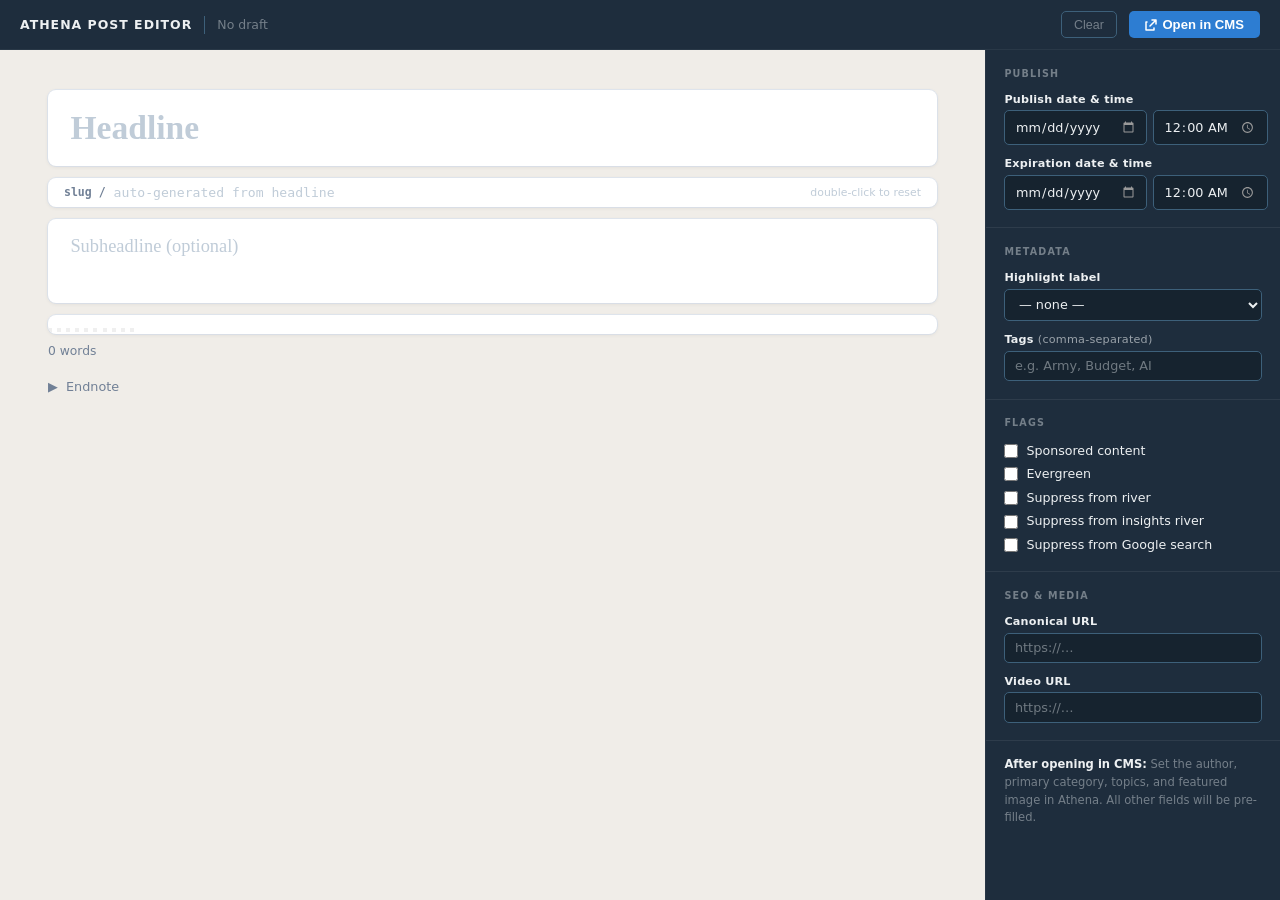
<file: server/add-post.html>
<!DOCTYPE html>
<html lang="en">
<head>
  <meta charset="UTF-8">
  <meta name="viewport" content="width=device-width, initial-scale=1.0">
  <title>Post Editor — Athena Tools</title>
  <link href="https://cdn.quilljs.com/1.3.7/quill.snow.css" rel="stylesheet">
  <style>
    *, *::before, *::after { box-sizing: border-box; margin: 0; padding: 0; }

    :root {
      --bg: #f0ede8;
      --surface: #ffffff;
      --sidebar-bg: #1e2d3d;
      --sidebar-border: rgba(255,255,255,0.07);
      --panel-text: #edf0f2;           /* all visible text in topbar + sidebar */
      --panel-muted: rgba(237,240,242,0.42); /* section titles, hints, notes */
      --sidebar-input-bg: #16232f;
      --sidebar-input-border: #3d607a;
      --placeholder: #c0ccd8;
      --accent: #2d7dd2;
      --accent-hover: #1a6abf;
      --text: #1a202c;
      --text-muted: #718096;
      --border: #e2e8f0;
      --danger: #e74c3c;
    }

    html, body { height: 100%; overflow: hidden; }

    body {
      font-family: -apple-system, BlinkMacSystemFont, 'Segoe UI', system-ui, sans-serif;
      background: var(--bg);
      color: var(--text);
      display: flex;
      flex-direction: column;
    }

    /* ── TOP BAR ─────────────────────────────────────────── */
    #topbar {
      background: var(--sidebar-bg);
      display: flex;
      align-items: center;
      height: 50px;
      padding: 0 1.25rem;
      gap: 0.75rem;
      flex-shrink: 0;
      border-bottom: 1px solid rgba(255,255,255,0.05);
    }
    #topbar .brand {
      font-size: 0.78rem;
      font-weight: 700;
      letter-spacing: 0.08em;
      text-transform: uppercase;
      color: var(--panel-text);
      white-space: nowrap;
    }
    #topbar .divider {
      width: 1px;
      height: 18px;
      background: var(--sidebar-input-border);
      flex-shrink: 0;
    }
    #topbar .spacer { flex: 1; }
    #autosave-status {
      font-size: 0.78rem;
      color: var(--panel-muted);
      white-space: nowrap;
    }
    #clear-btn {
      background: none;
      border: 1px solid var(--sidebar-input-border);
      color: var(--panel-muted);
      border-radius: 5px;
      padding: 0.35rem 0.75rem;
      font-size: 0.78rem;
      cursor: pointer;
      transition: border-color 0.15s, color 0.15s;
      white-space: nowrap;
    }
    #clear-btn:hover { border-color: var(--danger); color: var(--danger); }
    #open-btn {
      background: var(--accent);
      color: #fff;
      border: none;
      border-radius: 5px;
      padding: 0.4rem 1rem;
      font-size: 0.82rem;
      font-weight: 600;
      cursor: pointer;
      transition: background 0.15s;
      white-space: nowrap;
      display: flex;
      align-items: center;
      gap: 0.35rem;
    }
    #open-btn:hover { background: var(--accent-hover); }
    #open-btn svg { flex-shrink: 0; }

    /* ── LAYOUT ──────────────────────────────────────────── */
    #layout {
      flex: 1;
      display: flex;
      overflow: hidden;
    }

    /* ── EDITOR PANE ─────────────────────────────────────── */
    #editor-pane {
      flex: 1;
      overflow-y: auto;
      padding: 2.5rem 3rem 3rem;
      display: flex;
      flex-direction: column;
      gap: 0;
      min-width: 0;
    }

    /* Shared card style for editor fields */
    .editor-card {
      background: var(--surface);
      border-radius: 8px;
      box-shadow: 0 1px 4px rgba(0,0,0,0.07), 0 0 0 1px var(--border);
      margin-bottom: 0.75rem;
      overflow: hidden;
    }

    #title-input {
      width: 100%;
      font-family: Georgia, 'Times New Roman', serif;
      font-size: 2.1rem;
      font-weight: 700;
      line-height: 1.2;
      border: none;
      outline: none;
      background: transparent;
      color: var(--text);
      resize: none;
      overflow: hidden;
      padding: 1.1rem 1.4rem;
      min-height: 2.6rem;
      display: block;
    }
    #title-input::placeholder { color: var(--placeholder); }

    /* Slug row — sits inside its own card, below title */
    #slug-row {
      display: flex;
      align-items: center;
      gap: 0.5rem;
      padding: 0.45rem 1rem;
    }
    #slug-prefix {
      font-size: 0.72rem;
      font-weight: 600;
      color: var(--text-muted);
      white-space: nowrap;
      font-family: ui-monospace, 'SFMono-Regular', Consolas, monospace;
      flex-shrink: 0;
    }
    #f-slug {
      flex: 1;
      border: none;
      outline: none;
      background: transparent;
      font-size: 0.82rem;
      font-family: ui-monospace, 'SFMono-Regular', Consolas, monospace;
      color: var(--text);
      padding: 0;
      min-width: 0;
    }
    #f-slug::placeholder { color: var(--placeholder); }
    #slug-hint {
      font-size: 0.68rem;
      color: var(--placeholder);
      white-space: nowrap;
      flex-shrink: 0;
    }

    #subhed-input {
      width: 100%;
      font-family: Georgia, 'Times New Roman', serif;
      font-size: 1.15rem;
      line-height: 1.55;
      border: none;
      outline: none;
      background: transparent;
      color: var(--text-muted);
      resize: none;
      padding: 0.85rem 1.4rem;
      margin-bottom: 0;
      overflow: hidden;
      display: block;
    }
    #subhed-input::placeholder { color: var(--placeholder); }

    /* Quill overrides */
    #quill-wrap {
      background: var(--surface);
      border-radius: 8px;
      box-shadow: 0 1px 4px rgba(0,0,0,0.07), 0 0 0 1px var(--border);
      overflow: hidden;
      margin-bottom: 0;
    }
    .ql-toolbar.ql-snow {
      border: none;
      border-bottom: 1px solid var(--border);
      padding: 0.55rem 0.9rem;
      background: #fafafa;
    }
    .ql-container.ql-snow { border: none; }
    .ql-editor {
      font-family: Georgia, 'Times New Roman', serif;
      font-size: 1.05rem;
      line-height: 1.8;
      min-height: 420px;
      padding: 1.5rem 2rem;
      color: var(--text);
    }
    .ql-editor.ql-blank::before {
      color: var(--placeholder);
      font-style: normal;
    }
    .ql-editor h2 { font-size: 1.35rem; margin: 1.2em 0 0.4em; }
    .ql-editor h3 { font-size: 1.15rem; margin: 1em 0 0.3em; }
    .ql-editor blockquote {
      border-left: 3px solid var(--accent);
      padding-left: 1rem;
      color: var(--text-muted);
      font-style: italic;
      margin: 1em 0;
    }

    #footer-bar {
      display: flex;
      align-items: center;
      gap: 1.5rem;
      padding: 0.6rem 0;
      font-size: 0.77rem;
      color: var(--text-muted);
    }

    /* Endnote */
    #endnote-section { margin-top: 0.75rem; }
    #endnote-toggle {
      background: none;
      border: none;
      color: var(--text-muted);
      font-size: 0.8rem;
      cursor: pointer;
      padding: 0;
      display: flex;
      align-items: center;
      gap: 0.4rem;
      margin-bottom: 0.5rem;
      font-family: inherit;
    }
    #endnote-toggle:hover { color: var(--text); }
    #endnote-body { display: none; }
    #endnote-body.open { display: block; }
    #endnote-input {
      width: 100%;
      border: none;
      border-radius: 0;
      padding: 1rem 1.4rem;
      font-size: 0.95rem;
      font-family: Georgia, 'Times New Roman', serif;
      color: var(--text);
      background: transparent;
      resize: vertical;
      min-height: 80px;
      outline: none;
      display: block;
    }

    /* ── SIDEBAR ─────────────────────────────────────────── */
    #sidebar {
      width: 295px;
      flex-shrink: 0;
      background: var(--sidebar-bg);
      overflow-y: auto;
      border-left: 1px solid rgba(255,255,255,0.04);
    }

    .s-section {
      padding: 1.1rem 1.15rem;
      border-bottom: 1px solid var(--sidebar-border);
    }
    .s-title {
      font-size: 0.6rem;
      font-weight: 700;
      letter-spacing: 0.12em;
      text-transform: uppercase;
      color: var(--panel-muted);
      margin-bottom: 0.9rem;
    }
    .s-row { margin-bottom: 0.75rem; }
    .s-row:last-child { margin-bottom: 0; }
    .s-label {
      display: block;
      font-size: 0.7rem;
      font-weight: 600;
      color: var(--panel-text);
      margin-bottom: 0.28rem;
      letter-spacing: 0.02em;
    }
    .s-input {
      width: 100%;
      background: var(--sidebar-input-bg);
      border: 1px solid var(--sidebar-input-border);
      border-radius: 5px;
      color: var(--panel-text);
      padding: 0.42rem 0.6rem;
      font-size: 0.8rem;
      font-family: inherit;
      outline: none;
      transition: border-color 0.15s;
    }
    .s-input:focus { border-color: var(--accent); }
    .s-input option { background: var(--sidebar-bg); }
    .s-input::placeholder { color: var(--panel-muted); opacity: 1; }

    /* Color the date input calendar icon */
    .s-input[type="date"]::-webkit-calendar-picker-indicator,
    .s-input[type="time"]::-webkit-calendar-picker-indicator {
      filter: invert(0.6);
      cursor: pointer;
    }

    .s-date-pair {
      display: grid;
      grid-template-columns: 3fr 2fr;
      gap: 0.35rem;
    }

    /* Flags */
    .flag-item {
      display: flex;
      align-items: center;
      gap: 0.5rem;
      margin-bottom: 0.45rem;
      cursor: pointer;
    }
    .flag-item:last-child { margin-bottom: 0; }
    .flag-item input[type="checkbox"] {
      width: 14px;
      height: 14px;
      cursor: pointer;
      accent-color: var(--accent);
      flex-shrink: 0;
    }
    .flag-item span {
      font-size: 0.79rem;
      color: var(--panel-text);
      line-height: 1.3;
    }

    .s-note {
      padding: 0.9rem 1.15rem;
      font-size: 0.72rem;
      color: var(--panel-muted);
      line-height: 1.55;
    }
    .s-note strong { color: var(--panel-text); font-weight: 600; }

    /* ── CONFIRMATION BANNER ─────────────────────────────── */
    #confirm-banner {
      position: fixed;
      bottom: 1.5rem;
      left: 50%;
      transform: translateX(-50%) translateY(80px);
      background: #27ae60;
      color: white;
      padding: 0.6rem 1.4rem;
      border-radius: 6px;
      font-size: 0.83rem;
      font-weight: 600;
      box-shadow: 0 4px 12px rgba(0,0,0,0.25);
      transition: transform 0.3s cubic-bezier(0.34,1.56,0.64,1), opacity 0.3s;
      opacity: 0;
      pointer-events: none;
      white-space: nowrap;
    }
    #confirm-banner.show {
      transform: translateX(-50%) translateY(0);
      opacity: 1;
    }
  </style>
</head>
<body>

  <!-- TOP BAR -->
  <div id="topbar">
    <span class="brand">Athena Post Editor</span>
    <div class="divider"></div>
    <span id="autosave-status">No draft</span>
    <div class="spacer"></div>
    <button id="clear-btn">Clear</button>
    <button id="open-btn">
      <svg width="12" height="12" viewBox="0 0 12 12" fill="none">
        <path d="M7 1h4v4M11 1L5 7M2 3H1v8h8V9" stroke="currentColor" stroke-width="1.5" stroke-linecap="round" stroke-linejoin="round"/>
      </svg>
      Open in CMS
    </button>
  </div>

  <!-- LAYOUT -->
  <div id="layout">

    <!-- EDITOR PANE -->
    <div id="editor-pane">
      <div class="editor-card">
        <textarea id="title-input" rows="1" placeholder="Headline"></textarea>
      </div>
      <div class="editor-card">
        <div id="slug-row">
          <span id="slug-prefix">slug /</span>
          <input id="f-slug" type="text" placeholder="auto-generated from headline">
          <span id="slug-hint">double-click to reset</span>
        </div>
      </div>
      <div class="editor-card">
        <textarea id="subhed-input" rows="2" placeholder="Subheadline (optional)"></textarea>
      </div>

      <div id="quill-wrap">
        <div id="quill-toolbar">
          <span class="ql-formats">
            <button class="ql-bold"></button>
            <button class="ql-italic"></button>
            <button class="ql-underline"></button>
          </span>
          <span class="ql-formats">
            <button class="ql-header" value="2"></button>
            <button class="ql-header" value="3"></button>
          </span>
          <span class="ql-formats">
            <button class="ql-list" value="ordered"></button>
            <button class="ql-list" value="bullet"></button>
          </span>
          <span class="ql-formats">
            <button class="ql-blockquote"></button>
            <button class="ql-link"></button>
          </span>
          <span class="ql-formats">
            <button class="ql-clean"></button>
          </span>
        </div>
        <div id="quill-editor"></div>
      </div>

      <div id="footer-bar">
        <span id="wordcount">0 words</span>
        <span id="char-count"></span>
      </div>

      <div id="endnote-section">
        <button id="endnote-toggle">▶&nbsp; Endnote</button>
        <div id="endnote-body">
          <div class="editor-card">
            <textarea id="endnote-input" placeholder="Optional endnote, disclosure, or correction notice…"></textarea>
          </div>
        </div>
      </div>
    </div>

    <!-- SIDEBAR -->
    <div id="sidebar">

      <div class="s-section">
        <div class="s-title">Publish</div>
        <div class="s-row">
          <label class="s-label">Publish date &amp; time</label>
          <div class="s-date-pair">
            <input type="date" id="f-pub-date" class="s-input">
            <input type="time" id="f-pub-time" class="s-input" value="00:00">
          </div>
        </div>
        <div class="s-row">
          <label class="s-label">Expiration date &amp; time</label>
          <div class="s-date-pair">
            <input type="date" id="f-exp-date" class="s-input">
            <input type="time" id="f-exp-time" class="s-input" value="00:00">
          </div>
        </div>
      </div>

      <div class="s-section">
        <div class="s-title">Metadata</div>
        <div class="s-row">
          <label class="s-label" for="f-highlight">Highlight label</label>
          <select id="f-highlight" class="s-input">
            <option value="">— none —</option>
            <option value="Breaking News">Breaking News</option>
            <option value="Exclusive">Exclusive</option>
            <option value="Special Report">Special Report</option>
            <option value="Updated">Updated</option>
          </select>
        </div>
        <div class="s-row">
          <label class="s-label" for="f-tags">Tags <span style="font-weight:400;opacity:.6;">(comma-separated)</span></label>
          <input type="text" id="f-tags" class="s-input" placeholder="e.g. Army, Budget, AI">
        </div>
      </div>

      <div class="s-section">
        <div class="s-title">Flags</div>
        <label class="flag-item">
          <input type="checkbox" id="f-sponsored">
          <span>Sponsored content</span>
        </label>
        <label class="flag-item">
          <input type="checkbox" id="f-evergreen">
          <span>Evergreen</span>
        </label>
        <label class="flag-item">
          <input type="checkbox" id="f-suppress-river">
          <span>Suppress from river</span>
        </label>
        <label class="flag-item">
          <input type="checkbox" id="f-suppress-insights">
          <span>Suppress from insights river</span>
        </label>
        <label class="flag-item">
          <input type="checkbox" id="f-suppress-google">
          <span>Suppress from Google search</span>
        </label>
      </div>

      <div class="s-section">
        <div class="s-title">SEO &amp; Media</div>
        <div class="s-row">
          <label class="s-label" for="f-canonical">Canonical URL</label>
          <input type="url" id="f-canonical" class="s-input" placeholder="https://…">
        </div>
        <div class="s-row">
          <label class="s-label" for="f-video">Video URL</label>
          <input type="url" id="f-video" class="s-input" placeholder="https://…">
        </div>
      </div>

      <div class="s-note">
        <strong>After opening in CMS:</strong> Set the author, primary category, topics, and featured image in Athena. All other fields will be pre-filled.
      </div>

    </div><!-- /sidebar -->
  </div><!-- /layout -->

  <div id="confirm-banner"></div>

  <script src="https://cdn.quilljs.com/1.3.7/quill.min.js"></script>
  <script>
  (function () {
    'use strict';

    var DRAFT_KEY = 'athena-post-draft-v1';

    // ── QUILL INIT ────────────────────────────────────────
    var quill = new Quill('#quill-editor', {
      modules: { toolbar: '#quill-toolbar' },
      theme: 'snow',
      placeholder: 'Write your story here…',
    });

    // ── CACHED DOM REFS ───────────────────────────────────
    var titleEl      = document.getElementById('title-input');
    var subhedEl     = document.getElementById('subhed-input');
    var slugEl       = document.getElementById('f-slug');
    var wordcountEl  = document.getElementById('wordcount');
    var autosaveEl   = document.getElementById('autosave-status');

    // Sidebar + endnote fields — cached to avoid repeated getElementById in hot paths
    var fields = {
      pubDate:          document.getElementById('f-pub-date'),
      pubTime:          document.getElementById('f-pub-time'),
      expDate:          document.getElementById('f-exp-date'),
      expTime:          document.getElementById('f-exp-time'),
      highlight:        document.getElementById('f-highlight'),
      tags:             document.getElementById('f-tags'),
      canonical:        document.getElementById('f-canonical'),
      video:            document.getElementById('f-video'),
      sponsored:        document.getElementById('f-sponsored'),
      evergreen:        document.getElementById('f-evergreen'),
      suppressRiver:    document.getElementById('f-suppress-river'),
      suppressInsights: document.getElementById('f-suppress-insights'),
      suppressGoogle:   document.getElementById('f-suppress-google'),
      endnoteInput:     document.getElementById('endnote-input'),
      endnoteBody:      document.getElementById('endnote-body'),
      endnoteToggle:    document.getElementById('endnote-toggle'),
    };

    function autoResize(el) {
      el.style.height = 'auto';
      el.style.height = el.scrollHeight + 'px';
    }
    titleEl.addEventListener('input', function () {
      autoResize(this);
      autoSlug();
      scheduleAutosave();
    });
    subhedEl.addEventListener('input', function () {
      autoResize(this);
      scheduleAutosave();
    });

    // ── SLUG AUTO-GENERATE ────────────────────────────────
    function toSlug(s) {
      return s.toLowerCase()
        .replace(/['']/g, '')
        .replace(/[^a-z0-9]+/g, '-')
        .replace(/^-+|-+$/g, '');
    }

    function autoSlug() {
      if (!slugEl.dataset.manual) {
        slugEl.value = toSlug(titleEl.value);
      }
    }

    slugEl.addEventListener('input', function () {
      this.dataset.manual = '1';
      scheduleAutosave();
    });
    slugEl.addEventListener('dblclick', function () {
      delete this.dataset.manual;
      autoSlug();
    });

    // ── WORD COUNT ────────────────────────────────────────
    quill.on('text-change', function () {
      var text = quill.getText().trim();
      var words = text ? text.split(/\s+/).filter(Boolean).length : 0;
      wordcountEl.textContent = words.toLocaleString() + ' word' + (words !== 1 ? 's' : '');
      scheduleAutosave();
    });

    // ── ENDNOTE TOGGLE ────────────────────────────────────
    fields.endnoteToggle.addEventListener('click', function () {
      var open = fields.endnoteBody.classList.toggle('open');
      this.innerHTML = (open ? '▼' : '▶') + '&nbsp; Endnote';
    });
    fields.endnoteInput.addEventListener('input', scheduleAutosave);

    // ── SIDEBAR CHANGE LISTENERS ──────────────────────────
    ['f-pub-date','f-pub-time','f-exp-date','f-exp-time',
     'f-highlight','f-tags','f-canonical','f-video',
     'f-sponsored','f-evergreen','f-suppress-river','f-suppress-insights','f-suppress-google'
    ].forEach(function (id) {
      var el = document.getElementById(id);
      if (el) el.addEventListener('change', scheduleAutosave);
    });

    // ── AUTOSAVE ──────────────────────────────────────────
    var autosaveTimer = null;

    function scheduleAutosave() {
      clearTimeout(autosaveTimer);
      autosaveTimer = setTimeout(saveDraft, 1400);
    }

    function saveDraft() {
      var data = collectData();
      try {
        localStorage.setItem(DRAFT_KEY, JSON.stringify(data));
        var now = new Date().toLocaleTimeString([], { hour: '2-digit', minute: '2-digit' });
        autosaveEl.textContent = 'Saved ' + now;
      } catch (e) {
        autosaveEl.textContent = 'Save failed';
      }
    }

    function loadDraft() {
      var raw = localStorage.getItem(DRAFT_KEY);
      if (!raw) return;
      var data;
      try { data = JSON.parse(raw); } catch (e) { return; }
      applyData(data);
      autosaveEl.textContent = 'Draft restored';
    }

    // ── DATA COLLECTION ───────────────────────────────────
    function collectData() {
      var content = quill.root.innerHTML;
      if (content === '<p><br></p>') content = '';
      return {
        title:                   titleEl.value,
        slug:                    slugEl.value,
        subhed:                  subhedEl.value,
        pub_date:                fields.pubDate.value,
        pub_time:                fields.pubTime.value,
        exp_date:                fields.expDate.value,
        exp_time:                fields.expTime.value,
        content:                 content,
        endnote:                 fields.endnoteInput.value,
        highlight_tag:           fields.highlight.value,
        tags:                    fields.tags.value,
        canonical_url:           fields.canonical.value,
        video:                   fields.video.value,
        is_sponsored:            fields.sponsored.checked,
        is_evergreen:            fields.evergreen.checked,
        suppress_from_river:     fields.suppressRiver.checked,
        suppress_from_insights:  fields.suppressInsights.checked,
        suppress_from_google:    fields.suppressGoogle.checked,
      };
    }

    // ── APPLY DATA ────────────────────────────────────────
    function applyData(d) {
      if (d.title) {
        titleEl.value = d.title;
        autoResize(titleEl);
        autoSlug();
      }
      if (d.slug) {
        slugEl.value = d.slug;
        slugEl.dataset.manual = '1';
      }
      if (d.subhed) { subhedEl.value = d.subhed; autoResize(subhedEl); }

      var sel = function (id, val) { if (val !== undefined && val !== null) { var el = document.getElementById(id); if (el) el.value = val; } };
      var chk = function (id, val) { if (val !== undefined) { var el = document.getElementById(id); if (el) el.checked = !!val; } };

      sel('f-pub-date', d.pub_date);
      sel('f-pub-time', d.pub_time);
      sel('f-exp-date', d.exp_date);
      sel('f-exp-time', d.exp_time);
      sel('f-highlight', d.highlight_tag);
      sel('f-tags', d.tags);
      sel('f-canonical', d.canonical_url);
      sel('f-video', d.video);
      chk('f-sponsored', d.is_sponsored);
      chk('f-evergreen', d.is_evergreen);
      chk('f-suppress-river', d.suppress_from_river);
      chk('f-suppress-insights', d.suppress_from_insights);
      chk('f-suppress-google', d.suppress_from_google);

      if (d.content) {
        quill.root.innerHTML = d.content;
        var text = quill.getText().trim();
        var words = text ? text.split(/\s+/).filter(Boolean).length : 0;
        wordcountEl.textContent = words.toLocaleString() + ' word' + (words !== 1 ? 's' : '');
      }
      if (d.endnote) {
        fields.endnoteInput.value = d.endnote;
        fields.endnoteBody.classList.add('open');
        fields.endnoteToggle.innerHTML = '▼&nbsp; Endnote';
      }
    }

    // ── CLEAR DRAFT ───────────────────────────────────────
    document.getElementById('clear-btn').addEventListener('click', function () {
      if (!confirm('Clear the current draft? This cannot be undone.')) return;
      localStorage.removeItem(DRAFT_KEY);

      titleEl.value = '';
      titleEl.style.height = 'auto';
      subhedEl.value = '';
      subhedEl.style.height = 'auto';
      slugEl.value = '';
      delete slugEl.dataset.manual;
      quill.setContents([]);
      fields.endnoteInput.value = '';
      fields.endnoteBody.classList.remove('open');
      fields.endnoteToggle.innerHTML = '▶&nbsp; Endnote';

      ['f-pub-date','f-pub-time','f-exp-date','f-exp-time',
       'f-highlight','f-tags','f-canonical','f-video'].forEach(function (id) {
        var el = document.getElementById(id);
        if (!el) return;
        if (el.tagName === 'SELECT') el.selectedIndex = 0;
        else el.value = (el.type === 'time') ? '00:00' : '';
      });
      ['f-sponsored','f-evergreen','f-suppress-river','f-suppress-insights','f-suppress-google'].forEach(function (id) {
        var el = document.getElementById(id);
        if (el) el.checked = false;
      });

      autosaveEl.textContent = 'Draft cleared';
      wordcountEl.textContent = '0 words';
    });

    // ── OPEN IN CMS ───────────────────────────────────────
    document.getElementById('open-btn').addEventListener('click', function () {
      var data = collectData();
      if (!data.title.trim()) {
        alert('Please enter a headline before opening in CMS.');
        return;
      }
      var json = JSON.stringify(data);
      var encoded;
      try {
        encoded = btoa(unescape(encodeURIComponent(json)));
      } catch (e) {
        alert('Could not encode post data: ' + e.message);
        return;
      }
      var url = 'https://admin.govexec.com/athena/post_manager/post/add/#prefill=' + encoded;
      window.open(url, '_blank');
    });

    // ── FLASH BANNER ──────────────────────────────────────
    function showBanner(msg) {
      var el = document.getElementById('confirm-banner');
      el.textContent = msg;
      el.classList.add('show');
      setTimeout(function () { el.classList.remove('show'); }, 2800);
    }

    // ── LOAD DRAFT ON START ───────────────────────────────
    loadDraft();

  })();
  </script>
</body>
</html>
</file>
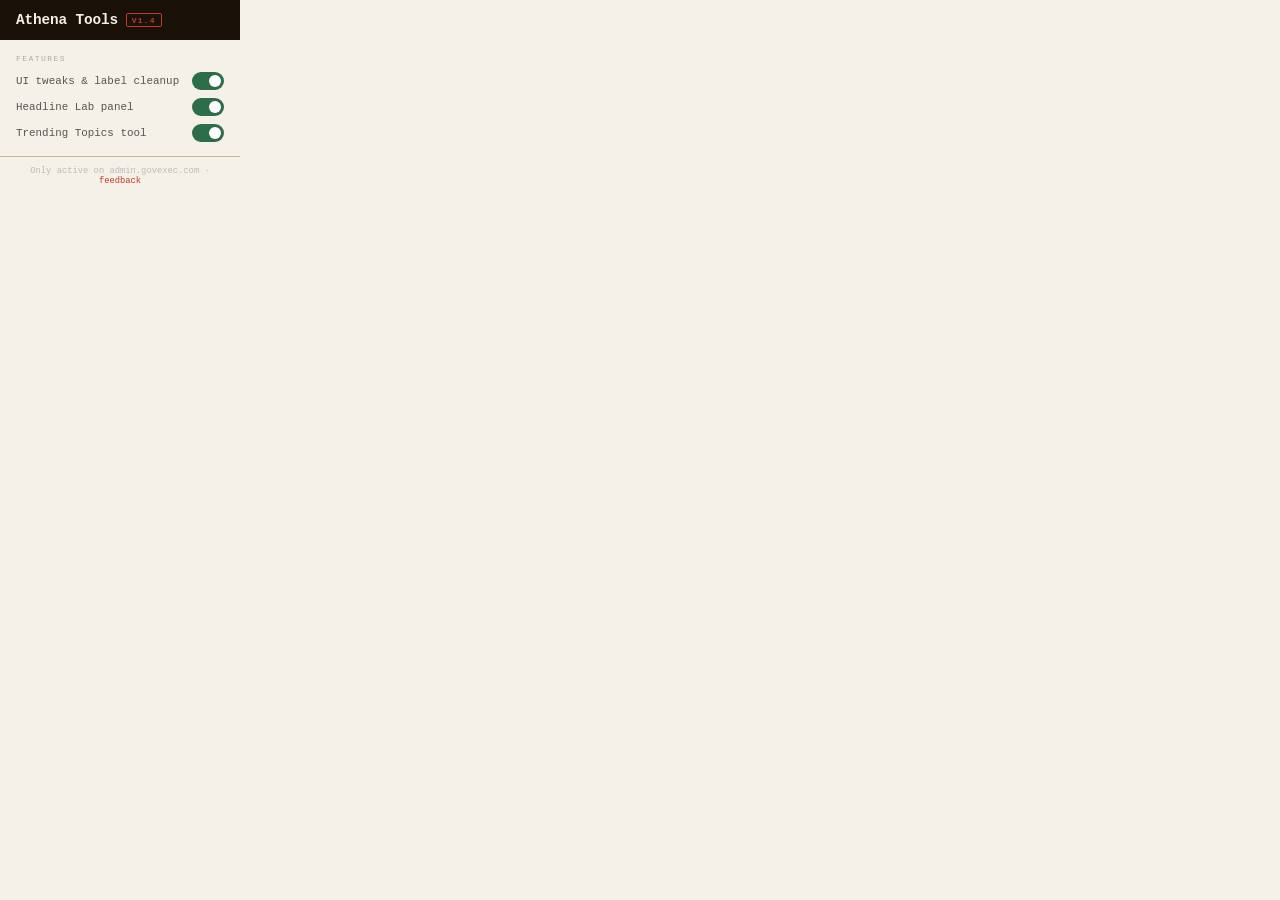
<file: athena-tools/popup/popup.html>
<!DOCTYPE html>
<html lang="en">
<head>
  <meta charset="UTF-8" />
  <style>
    * { box-sizing: border-box; margin: 0; padding: 0; }
    body {
      width: 240px;
      font-family: 'IBM Plex Mono', 'Courier New', monospace;
      font-size: 0.72rem;
      background: #f5f0e8;
      color: #1a1208;
    }
    .header {
      background: #1a1208;
      color: #f5f0e8;
      padding: 0.75rem 1rem;
      display: flex;
      align-items: center;
      gap: 0.5rem;
    }
    .header span {
      font-size: 0.9rem;
      font-weight: 700;
      letter-spacing: -0.01em;
    }
    .header .badge {
      font-size: 0.5rem;
      text-transform: uppercase;
      letter-spacing: 0.15em;
      border: 1px solid #c0392b;
      color: #c0392b;
      padding: 0.1rem 0.3rem;
      border-radius: 2px;
    }
    .section { padding: 0.85rem 1rem; border-bottom: 1px solid #c8b89a; }
    .section:last-child { border-bottom: none; }
    .section-title {
      font-size: 0.5rem;
      text-transform: uppercase;
      letter-spacing: 0.18em;
      color: #aaa;
      margin-bottom: 0.6rem;
    }
    .toggle-row {
      display: flex;
      align-items: center;
      justify-content: space-between;
      margin-bottom: 0.5rem;
    }
    .toggle-row:last-child { margin-bottom: 0; }
    .toggle-label { color: #555; font-size: 0.68rem; }

    /* Toggle switch */
    .toggle {
      position: relative;
      width: 32px;
      height: 18px;
      flex-shrink: 0;
    }
    .toggle input { opacity: 0; width: 0; height: 0; }
    .toggle-slider {
      position: absolute;
      inset: 0;
      background: #c8b89a;
      border-radius: 18px;
      cursor: pointer;
      transition: background 0.2s;
    }
    .toggle-slider::before {
      content: '';
      position: absolute;
      width: 12px; height: 12px;
      left: 3px; top: 3px;
      background: #fff;
      border-radius: 50%;
      transition: transform 0.2s;
    }
    .toggle input:checked + .toggle-slider { background: #2c6e49; }
    .toggle input:checked + .toggle-slider::before { transform: translateX(14px); }

    .time-row {
      display: flex;
      align-items: center;
      justify-content: space-between;
      margin-top: 0.5rem;
    }
    .time-row input[type="time"] {
      border: 1px solid #c8b89a;
      border-radius: 3px;
      background: #fff;
      color: #1a1208;
      font-family: inherit;
      font-size: 0.68rem;
      padding: 0.2rem 0.35rem;
    }
    .time-row input[type="time"]:disabled { opacity: 0.4; }
    .status-line {
      font-size: 0.58rem;
      color: #aaa;
      margin-top: 0.55rem;
      line-height: 1.4;
      min-height: 0.8rem;
    }
    .status-line.error { color: #c0392b; }
    .footer {
      padding: 0.6rem 1rem;
      font-size: 0.55rem;
      color: #bbb;
      text-align: center;
    }
    .footer a { color: #c0392b; text-decoration: none; }
  </style>
</head>
<body>
  <div class="header">
    <span>Athena Tools</span>
    <span class="badge">v1.4</span>
  </div>

  <div class="section">
    <div class="section-title">Features</div>
    <div class="toggle-row">
      <span class="toggle-label">UI tweaks &amp; label cleanup</span>
      <label class="toggle">
        <input type="checkbox" id="toggle-uiTweaks" checked />
        <span class="toggle-slider"></span>
      </label>
    </div>
    <div class="toggle-row">
      <span class="toggle-label">Headline Lab panel</span>
      <label class="toggle">
        <input type="checkbox" id="toggle-headlineLab" checked />
        <span class="toggle-slider"></span>
      </label>
    </div>
    <div class="toggle-row">
      <span class="toggle-label">Trending Topics tool</span>
      <label class="toggle">
        <input type="checkbox" id="toggle-trendingTopics" checked />
        <span class="toggle-slider"></span>
      </label>
    </div>
  </div>

  <div class="footer">
    Only active on admin.govexec.com ·
    <a href="mailto:bpeniston@defenseone.com">feedback</a>
  </div>

  <script src="popup.js"></script>
</body>
</html>
</file>
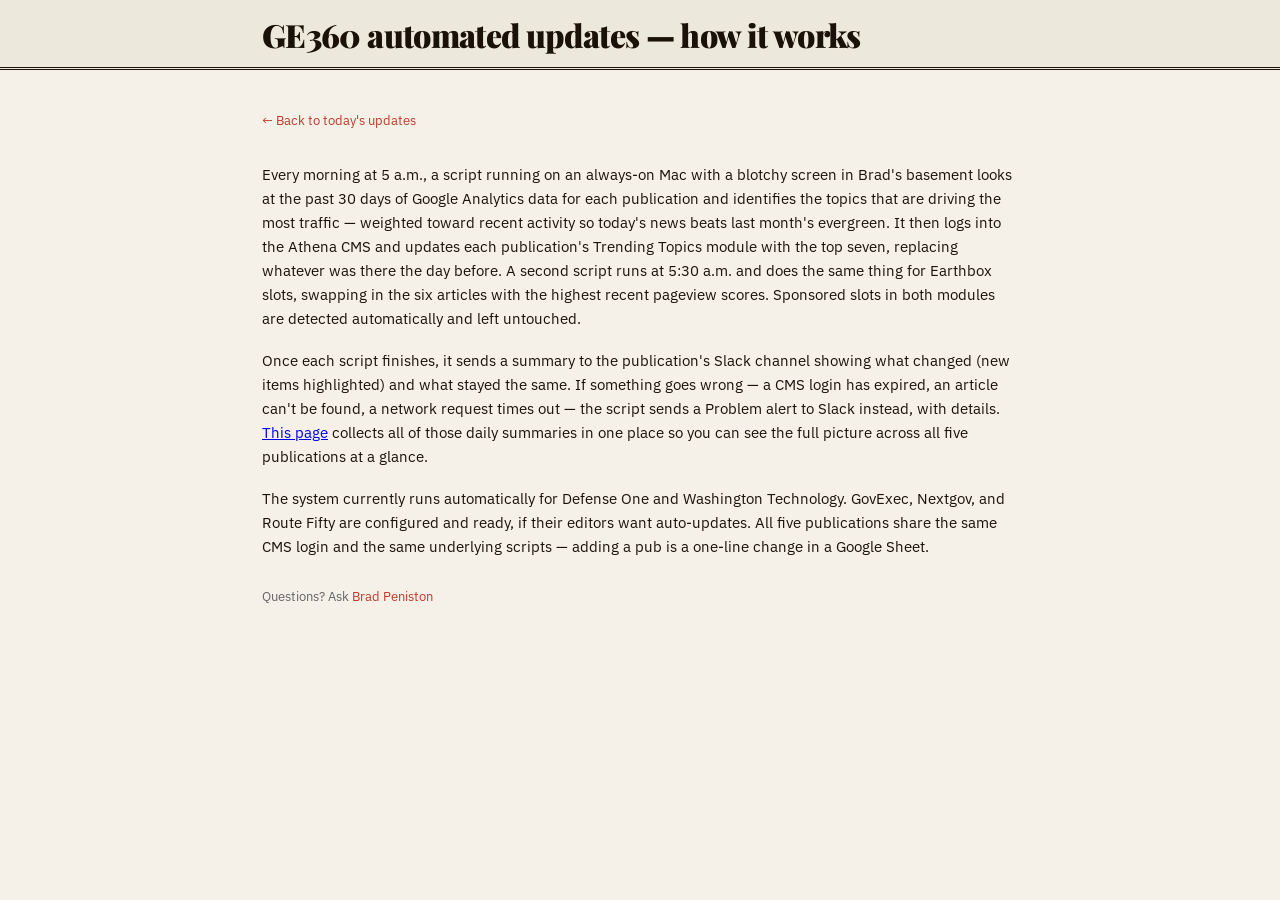
<file: server/updates/help.html>
<!DOCTYPE html>
<html lang="en">
<head>
  <meta charset="utf-8">
  <meta name="viewport" content="width=device-width, initial-scale=1">
  <title>GE360 automated updates — how it works</title>
  <link rel="stylesheet" href="updates.css?v=4">
</head>
<body>

<header>
  <h1>GE360 automated updates — how it works</h1>
</header>

<div class="page">

<p class="back"><a href="/D1/updates/">← Back to today's updates</a></p>

<p>Every morning at 5 a.m., a script running on an always-on Mac with a blotchy screen in Brad's basement looks at the past 30 days of Google Analytics data for each publication and identifies the topics that are driving the most traffic — weighted toward recent activity so today's news beats last month's evergreen. It then logs into the Athena CMS and updates each publication's Trending Topics module with the top seven, replacing whatever was there the day before. A second script runs at 5:30 a.m. and does the same thing for Earthbox slots, swapping in the six articles with the highest recent pageview scores. Sponsored slots in both modules are detected automatically and left untouched.</p>

<p>Once each script finishes, it sends a summary to the publication's Slack channel showing what changed (new items highlighted) and what stayed the same. If something goes wrong — a CMS login has expired, an article can't be found, a network request times out — the script sends a Problem alert to Slack instead, with details. <a href="https://navybook.com/D1/updates/">This page</a> collects all of those daily summaries in one place so you can see the full picture across all five publications at a glance.</p>

<p>The system currently runs automatically for Defense One and Washington Technology. GovExec, Nextgov, and Route Fifty are configured and ready, if their editors want auto-updates. All five publications share the same CMS login and the same underlying scripts — adding a pub is a one-line change in a Google Sheet.</p>

<p class="contact-footer">Questions? Ask <a href="mailto:bpeniston@defenseone.com">Brad Peniston</a></p>

</div><!-- /.page -->
</body>
</html>
</file>
<file: server/updates/updates.css>
/* =============================================================
   GE360 Updates — shared stylesheet
   Used by index.php and help.html
   ============================================================= */

@import url('https://fonts.googleapis.com/css2?family=Playfair+Display:wght@700;900&family=IBM+Plex+Mono:wght@400;500&family=IBM+Plex+Sans:wght@400;500&display=swap');

/* ── Variables ─────────────────────────────────────────────── */
:root {
  --ink:    #1a1208;
  --paper:  #f5f0e8;
  --cream:  #ede8dc;
  --rule:   #c8b89a;
  --accent: #c0392b;
  --green:  #2c6e49;
  --mono:   'IBM Plex Mono', monospace;
  --serif:  'Playfair Display', Georgia, serif;
  --sans:   'IBM Plex Sans', system-ui, sans-serif;
}

/* ── Reset ─────────────────────────────────────────────────── */
*, *::before, *::after { box-sizing: border-box; margin: 0; padding: 0; }

/* ── Base ──────────────────────────────────────────────────── */
body {
  font-family: var(--sans);
  font-size: 15px;
  line-height: 1.6;
  color: var(--ink);
  background: var(--paper);
  min-height: 100vh;
}

p { margin: 0 0 1.2em; }

/* ── Header ────────────────────────────────────────────────── */
header {
  border-bottom: 3px double var(--ink);
  padding: 1.2rem 0 1rem;
  background: var(--cream);
}
header h1 {
  font-family: var(--serif);
  font-size: clamp(1.4rem, 4vw, 2rem);
  font-weight: 900;
  letter-spacing: -0.02em;
  line-height: 1;
  color: var(--ink);
  max-width: 820px;
  margin: 0 auto;
  padding: 0 2rem;
}

/* ── Page wrapper ──────────────────────────────────────────── */
.page {
  max-width: 820px;
  margin: 0 auto;
  padding: 2.5rem 2rem 5rem;
}

/* ── Date line ─────────────────────────────────────────────── */
.date-line {
  font-size: 1.05em;
  margin: 0 0 0.75rem;
}

/* ── Contact lines ─────────────────────────────────────────── */

/* index.php: subtitle lines beneath date */
.contact {
  color: #555;
  font-size: 1em;
  line-height: 1.8;
  margin: 0 0 1.75rem;
}

/* help.html: footer contact at bottom of page */
.contact-footer {
  color: #666;
  font-size: 0.88em;
  margin-top: 2em;
}

.contact a,
.contact-footer a { color: var(--accent); text-decoration: none; }
.contact a:hover,
.contact-footer a:hover { text-decoration: underline; }

/* ── Back link (help.html) ─────────────────────────────────── */
.back {
  color: #666;
  font-size: 0.88em;
  margin: 0 0 2rem;
}
.back a { color: var(--accent); text-decoration: none; }
.back a:hover { text-decoration: underline; }

/* ── Top nav (index.php) ───────────────────────────────────── */
.pub-nav {
  font-family: var(--mono);
  font-size: 1em;
  font-weight: 500;
  text-transform: uppercase;
  letter-spacing: 0.1em;
  margin: 0 0 2.5rem;
  display: flex;
  gap: 0;
  align-items: center;
}
.pub-nav a {
  color: var(--accent);
  text-decoration: none;
  padding: 3px 0;
}
.pub-nav a:hover { text-decoration: underline; }
.pub-nav .sep {
  color: var(--rule);
  margin: 0 8px;
  font-weight: 400;
}

/* ── Pub block (index.php) ─────────────────────────────────── */
.pub {
  border-top: 1px solid var(--rule);
  padding-top: 20px;
  margin-bottom: 32px;
}
.pub-name {
  font-family: var(--serif);
  font-size: 1.15em;
  font-weight: 700;
  margin: 0 0 12px;
}

/* ── Section (Topics / Earthboxes) ────────────────────────── */
.section { margin-bottom: 18px; }

.section-head {
  display: flex;
  align-items: baseline;
  gap: 8px;
  font-family: var(--mono);
  font-size: 0.9em;
  font-weight: 500;
  text-transform: uppercase;
  letter-spacing: 0.12em;
  color: #888;
  margin: 0 0 6px;
}

/* ── Status badge ──────────────────────────────────────────── */
.badge {
  font-family: var(--mono);
  font-size: 0.85em;
  font-weight: 500;
  text-transform: uppercase;
  letter-spacing: 0.08em;
  padding: 1px 7px;
  border-radius: 2px;
}
.badge-changed   { background: #e6f4ea; color: var(--green); border: 1px solid #b2d8bc; }
.badge-unchanged { background: #e8f0fe; color: #1a56bb; border: 1px solid #b3c8f7; }
.badge-problem   { background: #fde8e8; color: var(--accent); border: 1px solid #f5b7b1; }

/* ── Row label (New / Old) ─────────────────────────────────── */
.row-label {
  font-family: var(--mono);
  font-size: 0.85em;
  text-transform: uppercase;
  letter-spacing: 0.1em;
  color: #aaa;
  margin: 10px 0 3px;
}
.row-label:first-child { margin-top: 0; }

/* ── Topics ────────────────────────────────────────────────── */
.topic-line {
  margin: 0;
  font-size: 1.1em;
}
.pipe { color: var(--rule); }

/* ── Earthboxes ────────────────────────────────────────────── */
.eb-list {
  list-style: none;
  padding: 0;
  margin: 0;
  font-size: 1.1em;
}
.eb-list li { padding: 1px 0; }

/* ── States ────────────────────────────────────────────────── */
.disabled { color: #aaa; font-style: italic; font-size: 0.9em; }
.not-run  { color: #bbb; font-style: italic; font-size: 0.88em; }
.none     { color: #ccc; }
.errors   { color: var(--accent); font-size: 0.88em; margin: 2px 0 4px; }
</file>
<file: headline-lab.css>
/* ============================================================
   Headline Lab — shared stylesheet
   headline-lab.css
   Used by: index.php, about.html, bookmarklet.html
   ============================================================ */

/* ── Reset & variables ── */
*, *::before, *::after { box-sizing: border-box; margin: 0; padding: 0; }

:root {
  --ink:    #1a1208;
  --paper:  #f5f0e8;
  --cream:  #ede8dc;
  --rule:   #c8b89a;
  --accent: #c0392b;
  --green:  #2c6e49;
  --mono:   'IBM Plex Mono', monospace;
  --serif:  'Playfair Display', Georgia, serif;
  --sans:   'IBM Plex Sans', system-ui, sans-serif;
}

body {
  background: var(--paper);
  color: var(--ink);
  font-family: var(--sans);
  line-height: 1.7;
  min-height: 100vh;
  padding: 0 0 4rem;
}

/* ── Masthead ── */
header {
  border-bottom: 3px double var(--ink);
  padding: 1.2rem 2rem 1rem;
  display: flex;
  align-items: baseline;
  gap: 1.5rem;
  background: var(--cream);
}
header h1 {
  font-family: var(--serif);
  font-size: clamp(1.4rem, 4vw, 2rem);
  font-weight: 900;
  letter-spacing: -0.02em;
  line-height: 1;
}
header h1 a { color: inherit; text-decoration: none; }
.kicker {
  font-family: var(--mono);
  font-size: 0.65rem;
  text-transform: uppercase;
  letter-spacing: 0.15em;
  color: var(--accent);
  border: 1px solid var(--accent);
  padding: 0.15rem 0.4rem;
  border-radius: 2px;
}
header nav { margin-left: auto; display: flex; gap: 1.5rem; align-items: center; }
header nav a {
  font-family: var(--mono);
  font-size: 0.65rem;
  text-transform: uppercase;
  letter-spacing: 0.1em;
  color: #888;
  text-decoration: none;
}
header nav a:hover { color: var(--ink); }
header nav a.active { color: var(--ink); border-bottom: 1px solid var(--ink); }

/* ── Section label ── */
.section-label {
  font-family: var(--mono);
  font-size: 0.6rem;
  text-transform: uppercase;
  letter-spacing: 0.2em;
  color: #999;
  margin-bottom: 1.5rem;
  display: flex;
  align-items: center;
  gap: 0.75rem;
}
.section-label::after { content: ''; flex: 1; height: 1px; background: var(--rule); }

/* ── Horizontal rule ── */
hr.rule { border: none; border-top: 3px double var(--rule); margin: 2.5rem 0; }

/* ── Page body wrapper ── */
.page { max-width: 1100px; margin: 0 auto; padding: 3rem 2rem 5rem; }


/* ============================================================
   INDEX PAGE
   ============================================================ */

.layout {
  display: grid;
  grid-template-columns: 1fr 1fr;
  gap: 0;
  max-width: 1300px;
  margin: 0 auto;
  padding: 2.5rem 2rem;
}
@media (max-width: 900px) { .layout { grid-template-columns: 1fr; } }

.panel { padding: 0 2rem 0 0; }
.panel + .panel { padding: 0 0 0 2rem; border-left: 1px solid var(--rule); }

/* Form elements */
label {
  display: block;
  font-family: var(--mono);
  font-size: 0.7rem;
  text-transform: uppercase;
  letter-spacing: 0.12em;
  color: #777;
  margin-bottom: 0.4rem;
}
textarea, input[type="text"], select {
  width: 100%;
  background: #fff;
  border: 1px solid var(--rule);
  border-radius: 3px;
  color: var(--ink);
  font-family: var(--sans);
  font-size: 0.9rem;
  padding: 0.65rem 0.75rem;
  transition: border-color 0.15s;
  appearance: none;
}
textarea:focus, input:focus, select:focus {
  outline: none;
  border-color: var(--ink);
  box-shadow: 2px 2px 0 var(--ink);
}
textarea { height: 320px; resize: vertical; line-height: 1.6; }
.row { margin-bottom: 1.2rem; }
.two-col { display: grid; grid-template-columns: 1fr 1fr; gap: 1rem; }
.char-counter { font-family: var(--mono); font-size: 0.65rem; color: #aaa; text-align: right; margin-top: 0.25rem; }

/* Buttons */
button {
  cursor: pointer;
  border: none;
  font-family: var(--mono);
  font-weight: 500;
  text-transform: uppercase;
  letter-spacing: 0.15em;
  border-radius: 3px;
  transition: all 0.15s;
}

/* ── Dual generate buttons ── */
.btn-row { display: flex; gap: 0.6rem; margin-top: 0.5rem; }
.btn-primary, .btn-social, .btn-email {
  box-sizing: border-box;
  cursor: pointer;
  border: none;
  margin: 0;
  font-family: var(--mono);
  font-weight: 500;
  text-transform: uppercase;
  letter-spacing: 0.08em;
  border-radius: 3px;
  font-size: 0.65rem;
  line-height: 1;
  padding: 0.9rem 0.5rem;
  flex: 1;
  text-align: center;
  transition: all 0.15s;
  white-space: nowrap;
}
.btn-primary, .btn-social, .btn-email { background: var(--ink); color: var(--paper); }
.btn-primary:hover:not(:disabled),
.btn-social:hover:not(:disabled),
.btn-email:hover:not(:disabled) { background: var(--accent); box-shadow: 3px 3px 0 var(--ink); transform: translate(-1px,-1px); }

/* Results panel */
#results { min-height: 300px; }
.placeholder-msg {
  display: flex;
  flex-direction: column;
  align-items: center;
  justify-content: center;
  height: 300px;
  gap: 1rem;
  color: #bbb;
}
.placeholder-msg .big-glyph { font-family: var(--serif); font-size: 5rem; color: #ddd; line-height: 1; }
.placeholder-msg p { font-family: var(--mono); font-size: 0.7rem; text-transform: uppercase; letter-spacing: 0.12em; }

/* ── Instructions line above cards ── */
.hl-instructions {
  font-family: var(--mono);
  font-size: 0.62rem;
  text-transform: uppercase;
  letter-spacing: 0.1em;
  color: #aaa;
  margin-bottom: 1rem;
}

/* Headline cards */
.headline-card {
  border: 1px solid var(--rule);
  border-radius: 4px;
  padding: 1rem 1.1rem;
  margin-bottom: 0.85rem;
  background: #fff;
  position: relative;
  transition: box-shadow 0.15s, transform 0.15s;
  cursor: default;
}
.headline-card:hover { box-shadow: 3px 3px 0 var(--ink); transform: translate(-1px, -1px); }

/* Hide rank — not used */
.headline-rank { display: none; }

.headline-text {
  font-family: var(--serif);
  font-size: 1.15rem;
  font-weight: 700;
  line-height: 1.3;
  margin: 0 0 0.5rem;
  color: var(--ink);
}

/* Subhed */
.headline-subhed {
  font-family: var(--sans);
  font-size: 0.88rem;
  color: #555;
  line-height: 1.5;
  margin: 0 0 0.5rem;
}

/* Slug */
.headline-slug { margin: 0 0 0.6rem; }
.headline-slug a {
  font-family: var(--mono);
  font-size: 0.72rem;
  color: #999;
  text-decoration: none;
  letter-spacing: 0.02em;
}
.headline-slug a:hover { color: var(--green); }

/* Hide meta/rationale until hover; show "Details" hint */
.headline-card .headline-meta,
.headline-card .headline-rationale { display: none !important; }
.headline-card:hover .headline-meta     { display: flex !important; }
.headline-card:hover .headline-rationale { display: block !important; }
.headline-card::after {
  content: 'Details ▼';
  display: block;
  font-family: var(--mono);
  font-size: 0.58rem;
  color: #ccc;
  margin-top: 0.3rem;
}
.headline-card:hover::after { display: none; }

.headline-meta { display: flex; gap: 0.75rem; flex-wrap: wrap; align-items: center; }
.badge {
  font-family: var(--mono);
  font-size: 0.6rem;
  text-transform: uppercase;
  letter-spacing: 0.1em;
  padding: 0.15rem 0.45rem;
  border-radius: 2px;
  white-space: nowrap;
}
.badge-kw   { background: #e8f4ea; color: var(--green); border: 1px solid #b2d8bc; }
.badge-len  { background: #fdf3cd; color: #8a6d00; border: 1px solid #f0d882; }
.badge-len.ok   { background: #e8f4ea; color: var(--green); border-color: #b2d8bc; }
.badge-len.long { background: #fde8e8; color: var(--accent); border-color: #f5b7b1; }
.badge-subhed-len { background: #f0ebe0; color: #888; border: 1px solid var(--rule); }
.badge-subhed-len.ok   { background: #e8f4ea; color: var(--green); border-color: #b2d8bc; }
.badge-subhed-len.long { background: #fde8e8; color: var(--accent); border-color: #f5b7b1; }

.headline-rationale { font-size: 0.78rem; color: #666; margin-top: 0.5rem; line-height: 1.5; border-top: 1px solid #f0ebe0; padding-top: 0.5rem; }
.copy-btn {
  background: transparent;
  border: 1px solid var(--rule) !important;
  color: #999;
  font-size: 0.58rem;
  padding: 0.2rem 0.5rem;
  margin-left: auto;
}
.copy-btn:hover { background: var(--ink); color: var(--paper); border-color: var(--ink) !important; }

/* Spinner */
.spinner {
  width: 16px; height: 16px;
  border: 2px solid rgba(255,255,255,0.3);
  border-top-color: #fff;
  border-radius: 50%;
  animation: spin 0.7s linear infinite;
  display: none;
}
@keyframes spin { to { transform: rotate(360deg); } }

/* Error box */
.error-box {
  background: #fde8e8;
  border: 1px solid #f5b7b1;
  border-radius: 4px;
  padding: 1rem;
  color: var(--accent);
  font-family: var(--mono);
  font-size: 0.75rem;
}

/* Footer divider */
.divider { border: none; border-top: 3px double var(--rule); margin: 2.5rem 0 1.5rem; }

/* ── Competition panel ── */
.competition-panel { border: 1px solid #f0d882; background: #fdf9ed; border-radius: 4px; margin-bottom: 1.25rem; overflow: hidden; }
.competition-toggle { width: 100%; display: flex; align-items: center; gap: 0.6rem; padding: 0.65rem 0.85rem; background: none; border: none; cursor: pointer; text-align: left; font-family: var(--mono); font-size: 0.65rem; text-transform: uppercase; letter-spacing: 0.1em; color: #8a6d00; }
.competition-toggle:hover { background: #fdf3cd; }
.competition-toggle .ct-icon { font-size: 0.9rem; }
.competition-toggle .ct-label { flex: 1; }
.competition-toggle .ct-chevron { font-size: 0.6rem; transition: transform 0.2s; }
.competition-panel.open .ct-chevron { transform: rotate(180deg); }
.competition-body { display: none; border-top: 1px solid #f0d882; padding: 0.75rem 0.85rem; }
.competition-panel.open .competition-body { display: block; }
.competition-query { font-family: var(--mono); font-size: 0.6rem; color: #aaa; margin-bottom: 0.6rem; }
.competition-query span { color: #888; font-style: italic; }
.competition-list { list-style: none; }
.competition-list li { display: flex; gap: 0.6rem; align-items: baseline; padding: 0.35rem 0; border-bottom: 1px solid #f5edcc; font-size: 0.78rem; line-height: 1.4; }
.competition-list li:last-child { border-bottom: none; }
.competition-list .cl-source { font-family: var(--mono); font-size: 0.58rem; color: var(--accent); white-space: nowrap; flex-shrink: 0; }
.competition-list a { color: var(--ink); text-decoration: none; }
.competition-list a:hover { text-decoration: underline; }
.competition-footer { font-family: var(--mono); font-size: 0.62rem; text-transform: uppercase; letter-spacing: 0.1em; color: #8a6d00; border-top: 1px solid #f0d882; padding-top: 0.6rem; margin-top: 0.5rem; }

/* ── Social tabs & cards ── */
.social-tabs { display: flex; border-bottom: 2px solid var(--rule); margin-bottom: 1.25rem; }
.social-tab {
  font-family: var(--mono); font-size: 0.65rem; text-transform: uppercase; letter-spacing: 0.12em;
  padding: 0.55rem 1.1rem; border: 1px solid transparent; border-bottom: none;
  border-radius: 3px 3px 0 0; background: none; color: #999; cursor: pointer;
  margin-bottom: -2px; transition: color 0.15s, background 0.15s;
}
.social-tab:hover { color: var(--ink); }
.social-tab.active { background: var(--paper); color: var(--ink); border-color: var(--rule); border-bottom-color: var(--paper); }
.social-panel { display: none; }
.social-panel.active { display: block; }
.social-post-card {
  background: #fff; border: 1px solid var(--rule); border-radius: 4px;
  padding: 0.85rem 1rem; margin-bottom: 0.65rem;
  transition: box-shadow 0.15s, transform 0.15s;
  font-size: 0.88rem; line-height: 1.6; color: var(--ink);
}
.social-post-card:hover { box-shadow: 3px 3px 0 var(--ink); transform: translate(-1px,-1px); }
.social-post-meta { display: flex; align-items: center; gap: 0.6rem; margin-top: 0.6rem; border-top: 1px solid #f0ebe0; padding-top: 0.5rem; }
.social-char-badge { font-family: var(--mono); font-size: 0.6rem; padding: 0.12rem 0.4rem; border-radius: 2px; background: #f0ebe0; color: #999; border: 1px solid var(--rule); }
.social-char-badge.x-ok   { background: #e8f4ea; color: var(--green); border-color: #b2d8bc; }
.social-char-badge.x-long { background: #fde8e8; color: var(--accent); border-color: #f5b7b1; }
.social-copy-btn {
  background: transparent; border: 1px solid var(--rule) !important; color: #999;
  font-size: 0.58rem; padding: 0.2rem 0.5rem; margin-left: auto;
  font-family: var(--mono); text-transform: uppercase; letter-spacing: 0.1em;
  border-radius: 2px; cursor: pointer; transition: all 0.15s;
}
.social-copy-btn:hover { background: var(--ink); color: var(--paper); border-color: var(--ink) !important; }


/* ── Email inbox cards ── */
.email-card {
  display: flex;
  gap: 0.85rem;
  align-items: flex-start;
  background: #fff;
  border: 1px solid var(--rule);
  border-left: 3px solid var(--ink);
  border-radius: 0 4px 4px 0;
  padding: 0.8rem 1rem;
  margin-bottom: 0.6rem;
  transition: box-shadow 0.15s, transform 0.15s;
  cursor: default;
}
.email-card:hover { box-shadow: 3px 3px 0 var(--ink); transform: translate(-1px,-1px); }

.email-avatar {
  flex-shrink: 0;
  width: 2rem;
  height: 2rem;
  background: var(--ink);
  color: var(--paper);
  border-radius: 50%;
  display: flex;
  align-items: center;
  justify-content: center;
  font-family: var(--mono);
  font-size: 0.52rem;
  font-weight: 500;
  letter-spacing: 0.03em;
  margin-top: 0.15rem;
}

.email-body { flex: 1; min-width: 0; }

.email-row-top {
  display: flex;
  align-items: baseline;
  justify-content: space-between;
  gap: 0.5rem;
  margin-bottom: 0.25rem;
}

.email-sender {
  font-family: var(--mono);
  font-size: 0.6rem;
  text-transform: uppercase;
  letter-spacing: 0.1em;
  color: #999;
}

.email-subject {
  font-family: var(--sans);
  font-size: 0.98rem;
  font-weight: 700;
  line-height: 1.3;
  color: var(--ink);
  margin-bottom: 0.2rem;
}
.email-subject a { color: inherit; text-decoration: none; }
.email-subject a:hover { color: var(--accent); }

.email-preview-row {
  font-family: var(--sans);
  font-size: 0.82rem;
  color: #999;
  line-height: 1.4;
  margin-bottom: 0.5rem;
  display: flex;
  align-items: baseline;
  gap: 0.35rem;
}
.email-preview-label {
  font-family: var(--mono);
  font-size: 0.58rem;
  text-transform: uppercase;
  letter-spacing: 0.08em;
  color: #ccc;
  flex-shrink: 0;
}
.email-preview-row a { color: #999; text-decoration: none; }
.email-preview-row a:hover { color: var(--ink); }

.email-approach {
  font-family: var(--mono);
  font-size: 0.58rem;
  text-transform: uppercase;
  letter-spacing: 0.1em;
  color: #bbb;
}


/* ============================================================
   ABOUT PAGE
   ============================================================ */

.hero { border-bottom: 1px solid var(--rule); background: var(--cream); padding: 3.5rem 2rem 3rem; text-align: center; }
.hero-eyebrow { font-family: var(--mono); font-size: 0.65rem; text-transform: uppercase; letter-spacing: 0.2em; color: var(--accent); margin-bottom: 1rem; }
.hero h2 { font-family: var(--serif); font-size: clamp(2rem, 5vw, 3.2rem); font-weight: 900; line-height: 1.15; max-width: 700px; margin: 0 auto 1.2rem; letter-spacing: -0.02em; }
.hero p { font-size: 1.05rem; color: #555; max-width: 580px; margin: 0 auto; }

.two-col-prose { display: grid; grid-template-columns: 1fr 1fr; gap: 3rem; }
@media (max-width: 720px) { .two-col-prose { grid-template-columns: 1fr; gap: 2rem; } }
.prose h3 { font-family: var(--serif); font-size: 1.35rem; font-weight: 700; line-height: 1.25; margin-bottom: 0.75rem; }
.prose p { font-size: 0.92rem; color: #444; margin-bottom: 0.75rem; }

.flow { display: flex; align-items: center; gap: 0; flex-wrap: wrap; background: #fff; border: 1px solid var(--rule); border-radius: 6px; padding: 1.5rem 2rem; margin: 1.5rem 0; }
.flow-step { flex: 1; min-width: 120px; text-align: center; padding: 0 0.5rem; }
.flow-icon { font-size: 1.6rem; display: block; margin-bottom: 0.4rem; }
.flow-step strong { display: block; font-family: var(--mono); font-size: 0.7rem; text-transform: uppercase; letter-spacing: 0.1em; margin-bottom: 0.25rem; }
.flow-step span { font-size: 0.72rem; color: #888; }
.flow-arrow { font-family: var(--mono); color: var(--rule); font-size: 1.2rem; padding: 0 0.25rem; flex-shrink: 0; }
@media (max-width: 600px) { .flow { flex-direction: column; } .flow-arrow { transform: rotate(90deg); } }

.qa-list { list-style: none; }
.qa-list li { border-top: 1px solid var(--rule); padding: 1.25rem 0; }
.qa-list li:last-child { border-bottom: 1px solid var(--rule); }
.qa-q { font-family: var(--serif); font-size: 1.05rem; font-weight: 700; margin-bottom: 0.5rem; }
.qa-a { font-size: 0.88rem; color: #555; line-height: 1.65; }

.feature-grid { display: grid; grid-template-columns: repeat(auto-fit, minmax(220px, 1fr)); gap: 1.25rem; margin-top: 1rem; }
.feature-card { background: #fff; border: 1px solid var(--rule); border-radius: 4px; padding: 1.25rem 1.2rem; }
.feature-card .fc-icon { font-size: 1.4rem; margin-bottom: 0.6rem; display: block; }
.feature-card h4 { font-family: var(--mono); font-size: 0.72rem; text-transform: uppercase; letter-spacing: 0.1em; margin-bottom: 0.4rem; }
.feature-card p { font-size: 0.8rem; color: #777; line-height: 1.55; }

.tips-table { width: 100%; border-collapse: collapse; font-size: 0.85rem; }
.tips-table th { font-family: var(--mono); font-size: 0.6rem; text-transform: uppercase; letter-spacing: 0.12em; color: #999; text-align: left; padding: 0.4rem 0.75rem 0.6rem; border-bottom: 2px solid var(--ink); }
.tips-table td { padding: 0.65rem 0.75rem; border-bottom: 1px solid #ede8dc; vertical-align: top; }
.tips-table tr:last-child td { border-bottom: none; }
.tips-table td:first-child { font-family: var(--mono); font-size: 0.75rem; color: var(--green); white-space: nowrap; }
.tips-table td:last-child { color: #555; }

.cta-bar { background: var(--ink); color: var(--paper); border-radius: 6px; padding: 2rem 2.5rem; display: flex; align-items: center; justify-content: space-between; gap: 1.5rem; flex-wrap: wrap; margin-top: 3rem; }
.cta-bar p { font-family: var(--serif); font-size: 1.3rem; font-style: italic; font-weight: 700; max-width: 500px; }
.cta-link { background: var(--paper); color: var(--ink); font-family: var(--mono); font-size: 0.72rem; text-transform: uppercase; letter-spacing: 0.15em; padding: 0.75rem 1.5rem; border-radius: 3px; text-decoration: none; white-space: nowrap; transition: background 0.15s; }
.cta-link:hover { background: var(--accent); color: #fff; }

.privacy-callout { border-left: 3px solid var(--green); background: #f0f7f2; padding: 1rem 1.25rem; border-radius: 0 4px 4px 0; margin: 1.25rem 0; }
.privacy-callout strong { font-family: var(--mono); font-size: 0.65rem; text-transform: uppercase; letter-spacing: 0.12em; color: var(--green); display: block; margin-bottom: 0.35rem; }
.privacy-callout p { font-size: 0.82rem; color: #444; line-height: 1.6; }

blockquote { border-top: 2px solid var(--ink); border-bottom: 2px solid var(--ink); padding: 1.25rem 0; margin: 2rem 0; font-family: var(--serif); font-size: 1.4rem; font-style: italic; line-height: 1.35; color: var(--ink); }
blockquote cite { display: block; font-family: var(--mono); font-size: 0.65rem; font-style: normal; text-transform: uppercase; letter-spacing: 0.12em; color: #999; margin-top: 0.6rem; }


/* ============================================================
   BOOKMARKLET PAGE
   ============================================================ */

h2 { font-family: var(--serif); font-size: 2rem; font-weight: 900; margin-bottom: 0.75rem; line-height: 1.2; }
p { font-size: 0.92rem; color: #444; margin-bottom: 0.85rem; line-height: 1.7; }

.drag-zone { background: var(--ink); border-radius: 8px; padding: 2.5rem; text-align: center; margin: 2rem 0; }
.drag-zone p { font-family: var(--mono); font-size: 0.7rem; text-transform: uppercase; letter-spacing: 0.15em; color: rgba(255,255,255,0.5); margin-bottom: 1.25rem; }
.bookmarklet-btn { display: inline-block; background: var(--accent); color: #fff; font-family: var(--mono); font-size: 0.9rem; font-weight: 500; padding: 0.9rem 2rem; border-radius: 5px; text-decoration: none; border: 2px dashed rgba(255,255,255,0.3); cursor: grab; transition: background 0.15s, transform 0.1s; user-select: none; }
.bookmarklet-btn:hover { background: #a93226; transform: scale(1.03); }
.drag-zone .sub { font-family: var(--mono); font-size: 0.62rem; text-transform: uppercase; letter-spacing: 0.12em; color: rgba(255,255,255,0.35); margin-top: 1rem; margin-bottom: 0; }

.steps { counter-reset: steps; list-style: none; margin: 1.5rem 0; }
.steps li { counter-increment: steps; display: flex; gap: 1rem; align-items: flex-start; padding: 1rem 0; border-bottom: 1px solid var(--rule); }
.steps li:first-child { border-top: 1px solid var(--rule); }
.steps li::before { content: counter(steps); font-family: var(--mono); font-size: 0.65rem; background: var(--ink); color: var(--paper); width: 1.6rem; height: 1.6rem; border-radius: 50%; display: flex; align-items: center; justify-content: center; flex-shrink: 0; margin-top: 0.1rem; }
.steps li div { font-size: 0.88rem; color: #444; line-height: 1.6; }
.steps li strong { color: var(--ink); }

.code-note { background: #fff; border: 1px solid var(--rule); border-radius: 4px; padding: 1rem 1.25rem; font-family: var(--mono); font-size: 0.72rem; color: #555; line-height: 1.6; overflow-x: auto; margin: 1rem 0; }

/* ── Clickable hed/sub links in headline cards ── */
.headline-text a,
.headline-subhed a,
.headline-slug a {
  color: var(--ink) !important;
  text-decoration: none !important;
}

.headline-text a:hover,
.headline-subhed a:hover,
.headline-slug a:hover { color: var(--green) !important; }
</file>
